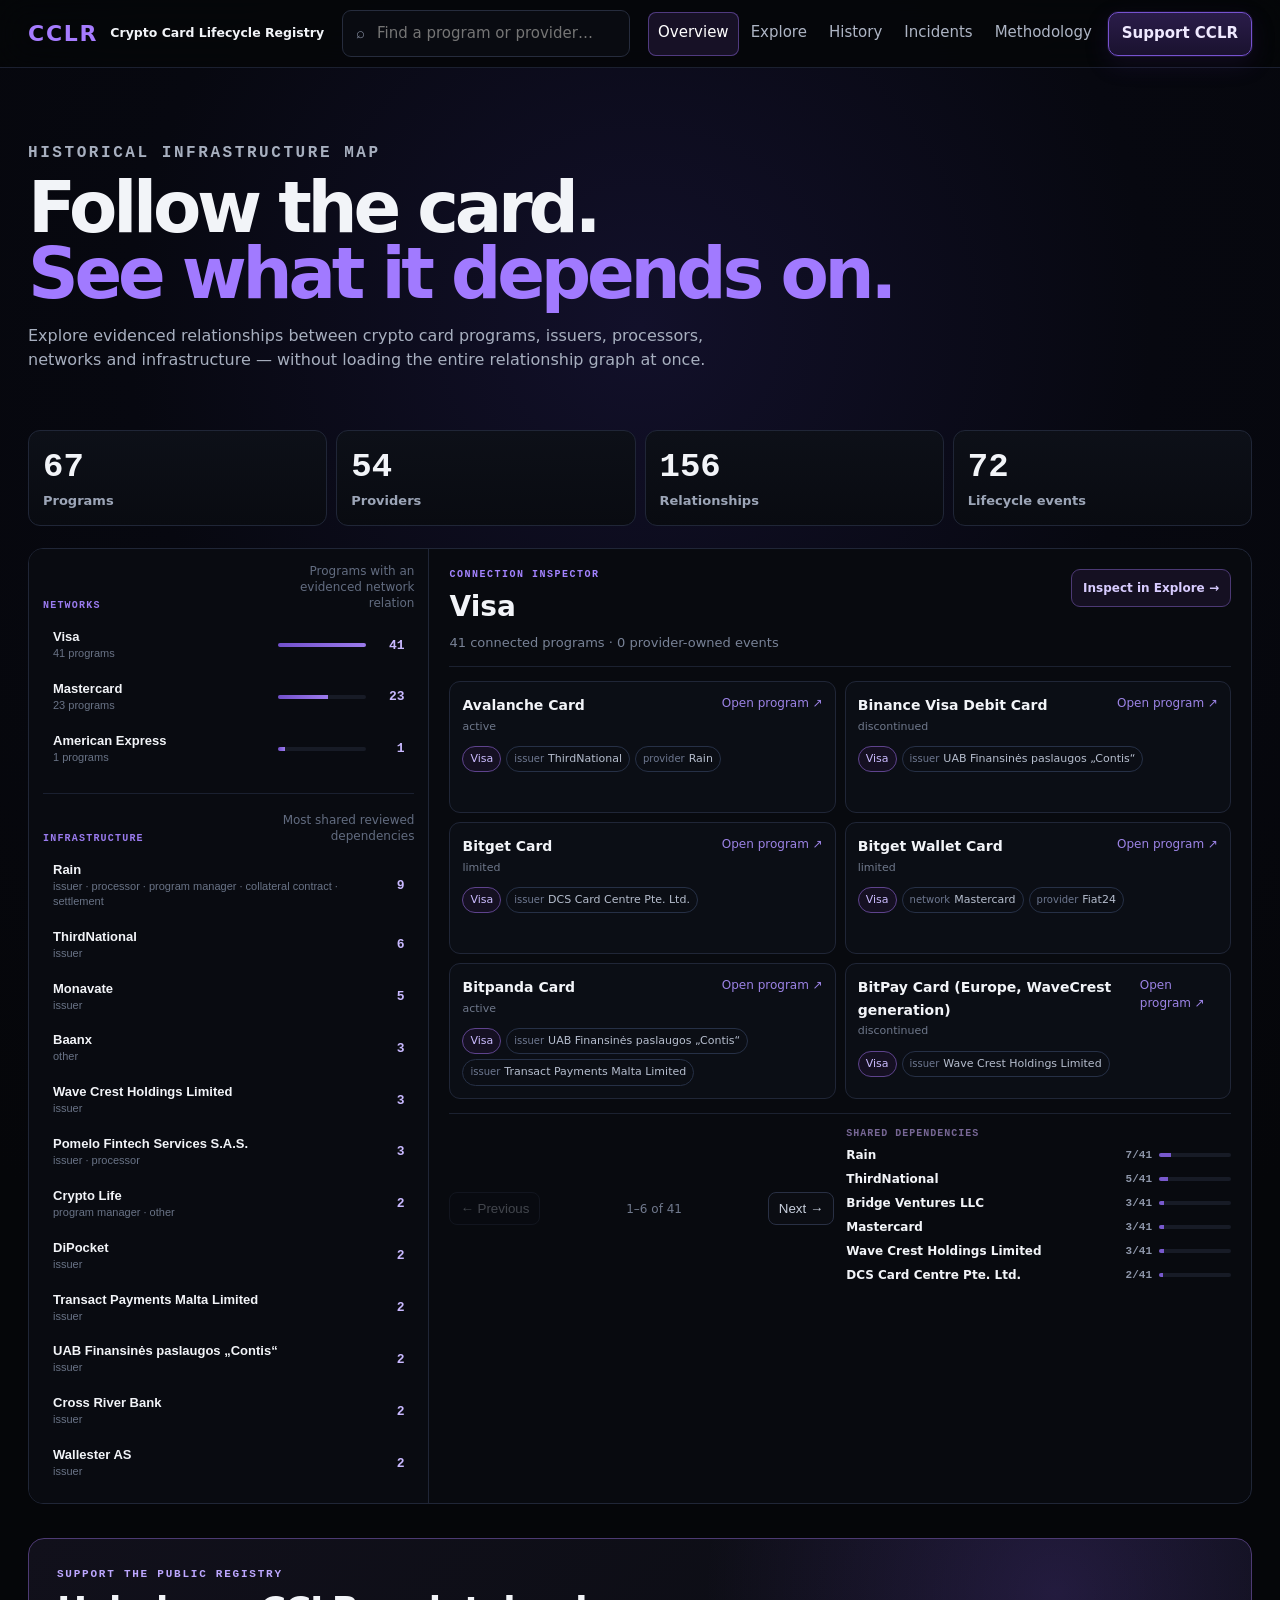
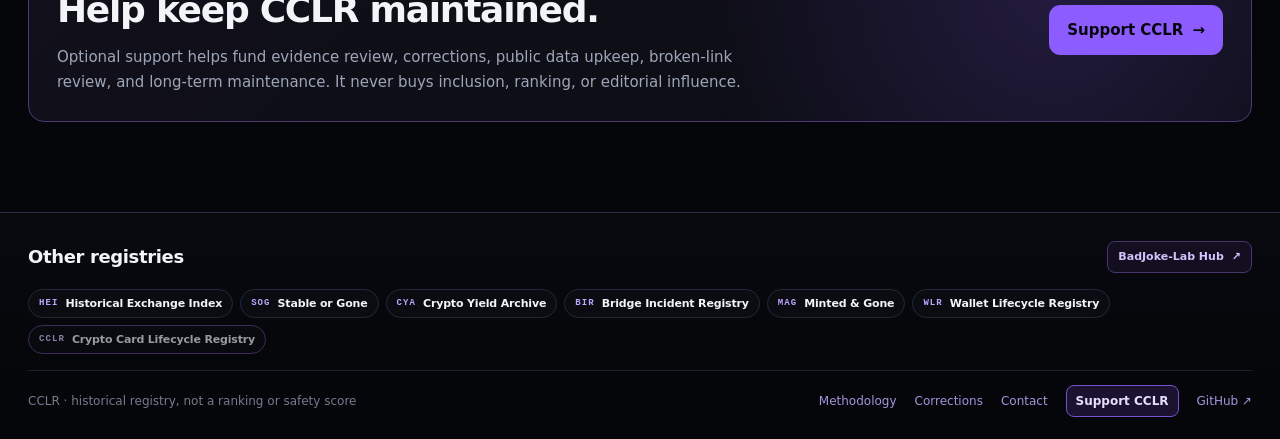
<file: index.html>
<!doctype html>
<html lang="en">
<head>
  <meta charset="utf-8">
  <meta name="viewport" content="width=device-width,initial-scale=1">
  <meta name="description" content="Historical registry of crypto card programs and their underlying payment infrastructure.">
  <meta name="robots" content="index,follow,max-image-preview:large">
  <meta name="ga4-measurement-id" content="G-GC3PS5DW5M">
  <link rel="canonical" href="https://cclr.badjoke-lab.com/">
  <meta property="og:type" content="website">
  <meta property="og:site_name" content="Crypto Card Lifecycle Registry">
  <meta property="og:title" content="Crypto Card Lifecycle Registry">
  <meta property="og:description" content="Historical registry of crypto card programs and their underlying payment infrastructure.">
  <meta property="og:url" content="https://cclr.badjoke-lab.com/">
  <meta name="twitter:card" content="summary">
  <meta name="twitter:title" content="Crypto Card Lifecycle Registry">
  <meta name="twitter:description" content="Historical registry of crypto card programs and their underlying payment infrastructure.">
  <title>Crypto Card Lifecycle Registry</title>
  <script type="application/ld+json">{"@context":"https://schema.org","@type":"WebSite","name":"Crypto Card Lifecycle Registry","alternateName":"CCLR","url":"https://cclr.badjoke-lab.com/","description":"Historical registry of crypto card programs and their underlying payment infrastructure.","publisher":{"@type":"Organization","name":"BadJoke-Lab","url":"https://badjoke-lab.com/"}}</script>
  <link rel="stylesheet" href="./styles.css">
  <link rel="stylesheet" href="./app-v2.css">
  <link rel="stylesheet" href="./accessibility.css">
  <link rel="stylesheet" href="./footer-compact.css">
  <link rel="stylesheet" href="./readability-fixes.css">
</head>
<body>
  <a class="skip-link" href="#main-content">Skip to registry</a>
  <header class="topbar">
    <a class="brand" href="./" data-route="overview" aria-label="Crypto Card Lifecycle Registry overview"><span>CCLR</span><small>Crypto Card Lifecycle Registry</small></a>
    <div class="search-wrap">
      <label class="search"><span aria-hidden="true">⌕</span><input id="search" type="search" placeholder="Find a program or provider…" autocomplete="off" aria-label="Find a card program or infrastructure provider"></label>
      <div id="search-results" class="search-results" hidden></div>
    </div>
    <nav aria-label="Primary">
      <a href="./" data-route="overview">Overview</a>
      <a href="#/explore" data-route="explore">Explore</a>
      <a href="#/history" data-route="history">History</a>
      <a href="#/incidents" data-route="incidents">Incidents</a>
      <a href="./methodology.html">Methodology</a>
      <a class="support-cta" href="./support.html" data-analytics-event="support_open" data-analytics-source="header">Support CCLR</a>
    </nav>
  </header>

  <main id="main-content">
    <section id="panel-overview" class="app-panel" aria-labelledby="overview-title">
      <div class="overview-hero">
        <p class="eyebrow">HISTORICAL INFRASTRUCTURE MAP</p>
        <h1 id="overview-title">Follow the card.<br><em>See what it depends on.</em></h1>
        <p>Explore evidenced relationships between crypto card programs, issuers, processors, networks and infrastructure — without loading the entire relationship graph at once.</p>
      </div>
      <div id="overview-metrics" class="overview-metrics" aria-label="Registry counts"></div>
      <section class="overview-master-detail" aria-label="Ecosystem connections">
        <div id="overview-sources" class="overview-master" aria-label="Networks and shared infrastructure"></div>
        <div id="overview-inspector" class="overview-inspector" aria-live="polite"></div>
      </section>
    </section>

    <section id="panel-explore" class="app-panel" aria-labelledby="explore-title" hidden>
      <div class="mode-header">
        <div><span class="panel-kicker">EXPLORE RELATIONSHIPS</span><h1 id="explore-title">Explore relationships</h1><p>Start from one program or provider. The graph renders only the current one-hop neighborhood, with one optional program expansion at a time.</p></div>
      </div>
      <div class="explore-layout">
        <section class="explore-stage" aria-label="Focused relationship graph">
          <div class="explore-stage-head"><strong>FOCUS GRAPH</strong><small>Click a node for details. Program nodes can also reveal their other dependencies. Click an edge to inspect evidence.</small></div>
          <div class="explore-start">
            <input id="explore-start-search" type="search" placeholder="Search a program, network or provider…" aria-label="Search an entity to explore">
            <div id="explore-start-results" class="explore-start-results"></div>
          </div>
          <div id="focus-graph" class="focus-graph" hidden>
            <svg id="focus-edges" role="group" aria-label="Focused evidence-backed relationships"></svg>
            <div id="focus-nodes"></div>
          </div>
          <div id="explore-pager" class="explore-pager"></div>
        </section>
        <aside id="explore-inspector" class="side-drawer" aria-live="polite"></aside>
      </div>
    </section>

    <section id="panel-history" class="app-panel" aria-labelledby="history-title" hidden>
      <div class="mode-header">
        <div><span class="panel-kicker">HISTORY</span><h1 id="history-title">Lifecycle history</h1><p>Canonical material changes in reverse chronological order. Selecting an event updates the detail panel only; it never changes modes automatically.</p></div>
      </div>
      <div id="history-filters" class="history-toolbar" aria-label="History filters">
        <button class="active" data-history-filter="all">All</button>
        <button data-history-filter="launch">Launch</button>
        <button data-history-filter="shutdown">Shutdown</button>
        <button data-history-filter="provider-change">Provider change</button>
        <button data-history-filter="incident">Incident</button>
        <button data-history-filter="remediation">Remediation</button>
      </div>
      <div class="history-layout">
        <div id="history-list" class="history-list" aria-label="Lifecycle events"></div>
        <aside id="history-drawer" class="side-drawer" aria-live="polite"></aside>
      </div>
    </section>

    <section id="panel-incidents" class="app-panel" aria-labelledby="incidents-title" hidden>
      <div class="mode-header">
        <div><span class="panel-kicker">INCIDENTS</span><h1 id="incidents-title">Incident and remediation atlas</h1><p>Only canonical incident and remediation event owners appear here. Provider-side incidents never imply that every connected card program was affected.</p></div>
      </div>
      <div class="incident-layout">
        <div id="incident-list" class="incident-list" aria-label="Incident and remediation events"></div>
        <aside id="incident-drawer" class="side-drawer" aria-live="polite"></aside>
      </div>
    </section>

    <section class="support-banner" aria-labelledby="support-banner-title">
      <div>
        <p class="eyebrow">SUPPORT THE PUBLIC REGISTRY</p>
        <h2 id="support-banner-title">Help keep CCLR maintained.</h2>
        <p>Optional support helps fund evidence review, corrections, public data upkeep, broken-link review, and long-term maintenance. It never buys inclusion, ranking, or editorial influence.</p>
      </div>
      <a class="support-banner-cta" href="./support.html" data-analytics-event="support_open" data-analytics-source="banner">Support CCLR <span aria-hidden="true">→</span></a>
    </section>
  </main>

  <footer class="ledger-footer">
    <div class="ledger-footer-shell">
      <div class="ledger-footer-intro">
        <div><p class="eyebrow">BADJOKE-LAB LEDGER NETWORK</p><h2>Other registries</h2></div>
        <a class="ledger-hub-link" href="https://badjoke-lab.com/">BadJoke-Lab Hub <span aria-hidden="true">↗</span></a>
      </div>
      <nav class="ledger-network-grid" aria-label="BadJoke-Lab ledger network">
        <a class="ledger-network-card" href="https://hei.badjoke-lab.com/"><span class="ledger-code">HEI</span><strong>Historical Exchange Index</strong></a>
        <a class="ledger-network-card" href="https://www.stableorgone.com/"><span class="ledger-code">SOG</span><strong>Stable or Gone</strong></a>
        <a class="ledger-network-card" href="https://cya.badjoke-lab.com/"><span class="ledger-code">CYA</span><strong>Crypto Yield Archive</strong></a>
        <a class="ledger-network-card" href="https://bir.badjoke-lab.com/"><span class="ledger-code">BIR</span><strong>Bridge Incident Registry</strong></a>
        <a class="ledger-network-card" href="https://mag.badjoke-lab.com/"><span class="ledger-code">MAG</span><strong>Minted &amp; Gone</strong></a>
        <a class="ledger-network-card" href="https://wlr.badjoke-lab.com/"><span class="ledger-code">WLR</span><strong>Wallet Lifecycle Registry</strong></a>
        <div class="ledger-network-card ledger-network-card-current" aria-current="page"><span class="ledger-code">CCLR</span><strong>Crypto Card Lifecycle Registry</strong></div>
      </nav>
      <div class="ledger-footer-bottom">
        <span>CCLR · historical registry, not a ranking or safety score</span>
        <nav aria-label="CCLR project links"><a href="./methodology.html">Methodology</a><a href="./corrections.html">Corrections</a><a href="./contact.html">Contact</a><a href="./support.html" data-analytics-event="support_open" data-analytics-source="footer">Support CCLR</a><a href="https://github.com/badjoke-lab/crypto-card-lifecycle-registry">GitHub ↗</a></nav>
      </div>
    </div>
  </footer>
  <script src="./analytics.js" defer></script>
  <script src="./public-ui.js" defer></script>
  <script type="module" src="./app.js"></script>
  <script type="module" src="./entity-detail.js"></script>
</body>
</html>
</file>
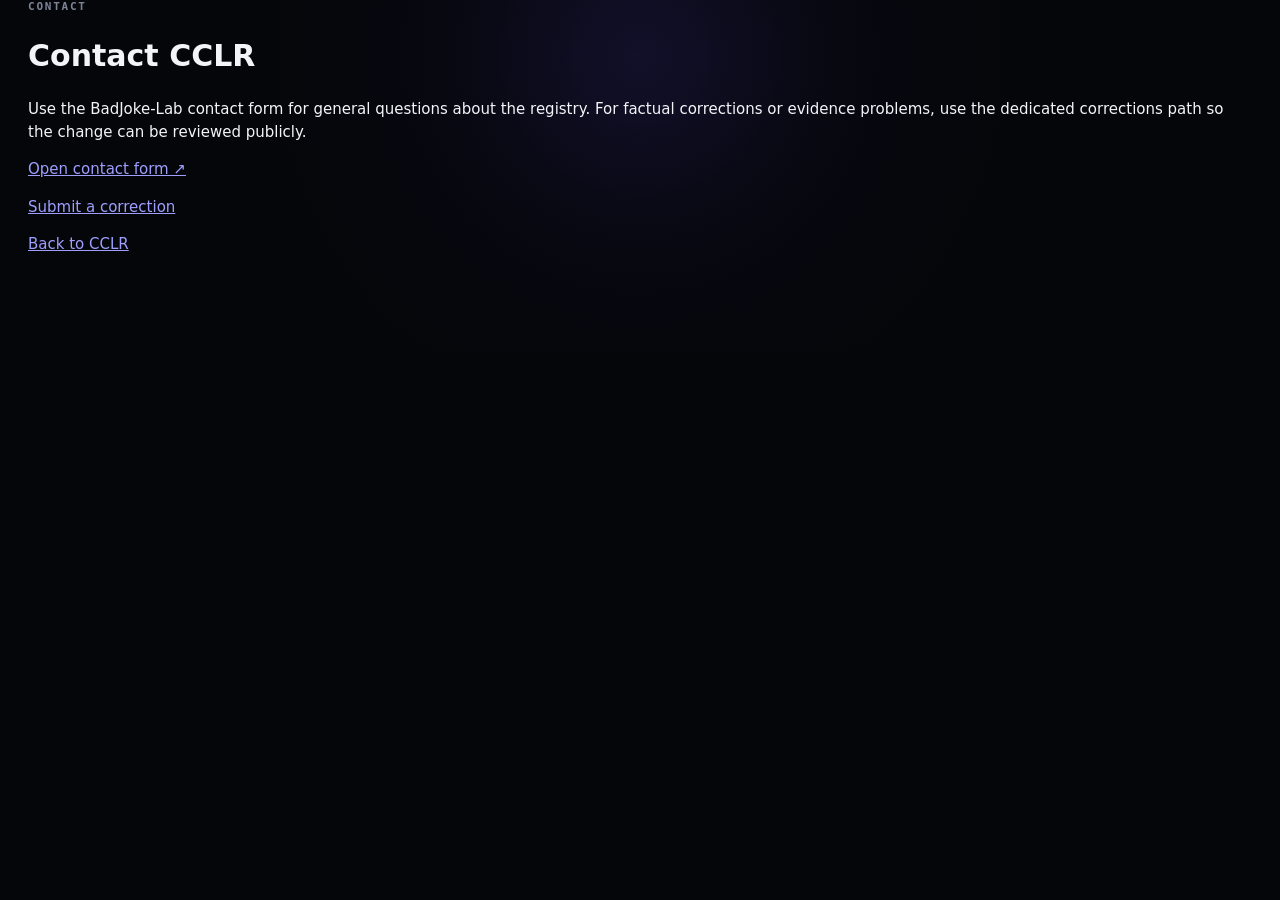
<file: contact.html>
<!doctype html>
<html lang="en">
<head>
  <meta charset="utf-8">
  <meta name="viewport" content="width=device-width,initial-scale=1">
  <meta name="description" content="Contact the maintainers of the Crypto Card Lifecycle Registry.">
  <meta name="ga4-measurement-id" content="G-GC3PS5DW5M">
  <title>Contact — Crypto Card Lifecycle Registry</title>
  <link rel="canonical" href="https://cclr.badjoke-lab.com/contact.html">
  <meta property="og:type" content="website">
  <meta property="og:title" content="Contact — Crypto Card Lifecycle Registry">
  <meta property="og:description" content="Contact the maintainers of the Crypto Card Lifecycle Registry.">
  <meta property="og:url" content="https://cclr.badjoke-lab.com/contact.html">
  <meta name="twitter:card" content="summary">
  <link rel="stylesheet" href="./styles.css">
  <link rel="stylesheet" href="./info.css">
</head>
<body>
  <main class="info-page">
    <p class="eyebrow">CONTACT</p>
    <h1>Contact CCLR</h1>
    <p>Use the BadJoke-Lab contact form for general questions about the registry. For factual corrections or evidence problems, use the dedicated corrections path so the change can be reviewed publicly.</p>
    <p><a href="https://docs.google.com/forms/d/e/1FAIpQLSf6NGsKIaGUzeGWUAyphOsv0XN3eSBebsASj_0g-qtZtNamWw/viewform">Open contact form ↗</a></p>
    <p><a href="./corrections.html">Submit a correction</a></p>
    <p><a href="./index.html">Back to CCLR</a></p>
  </main>
  <script src="./analytics.js" defer></script>
</body>
</html>
</file>
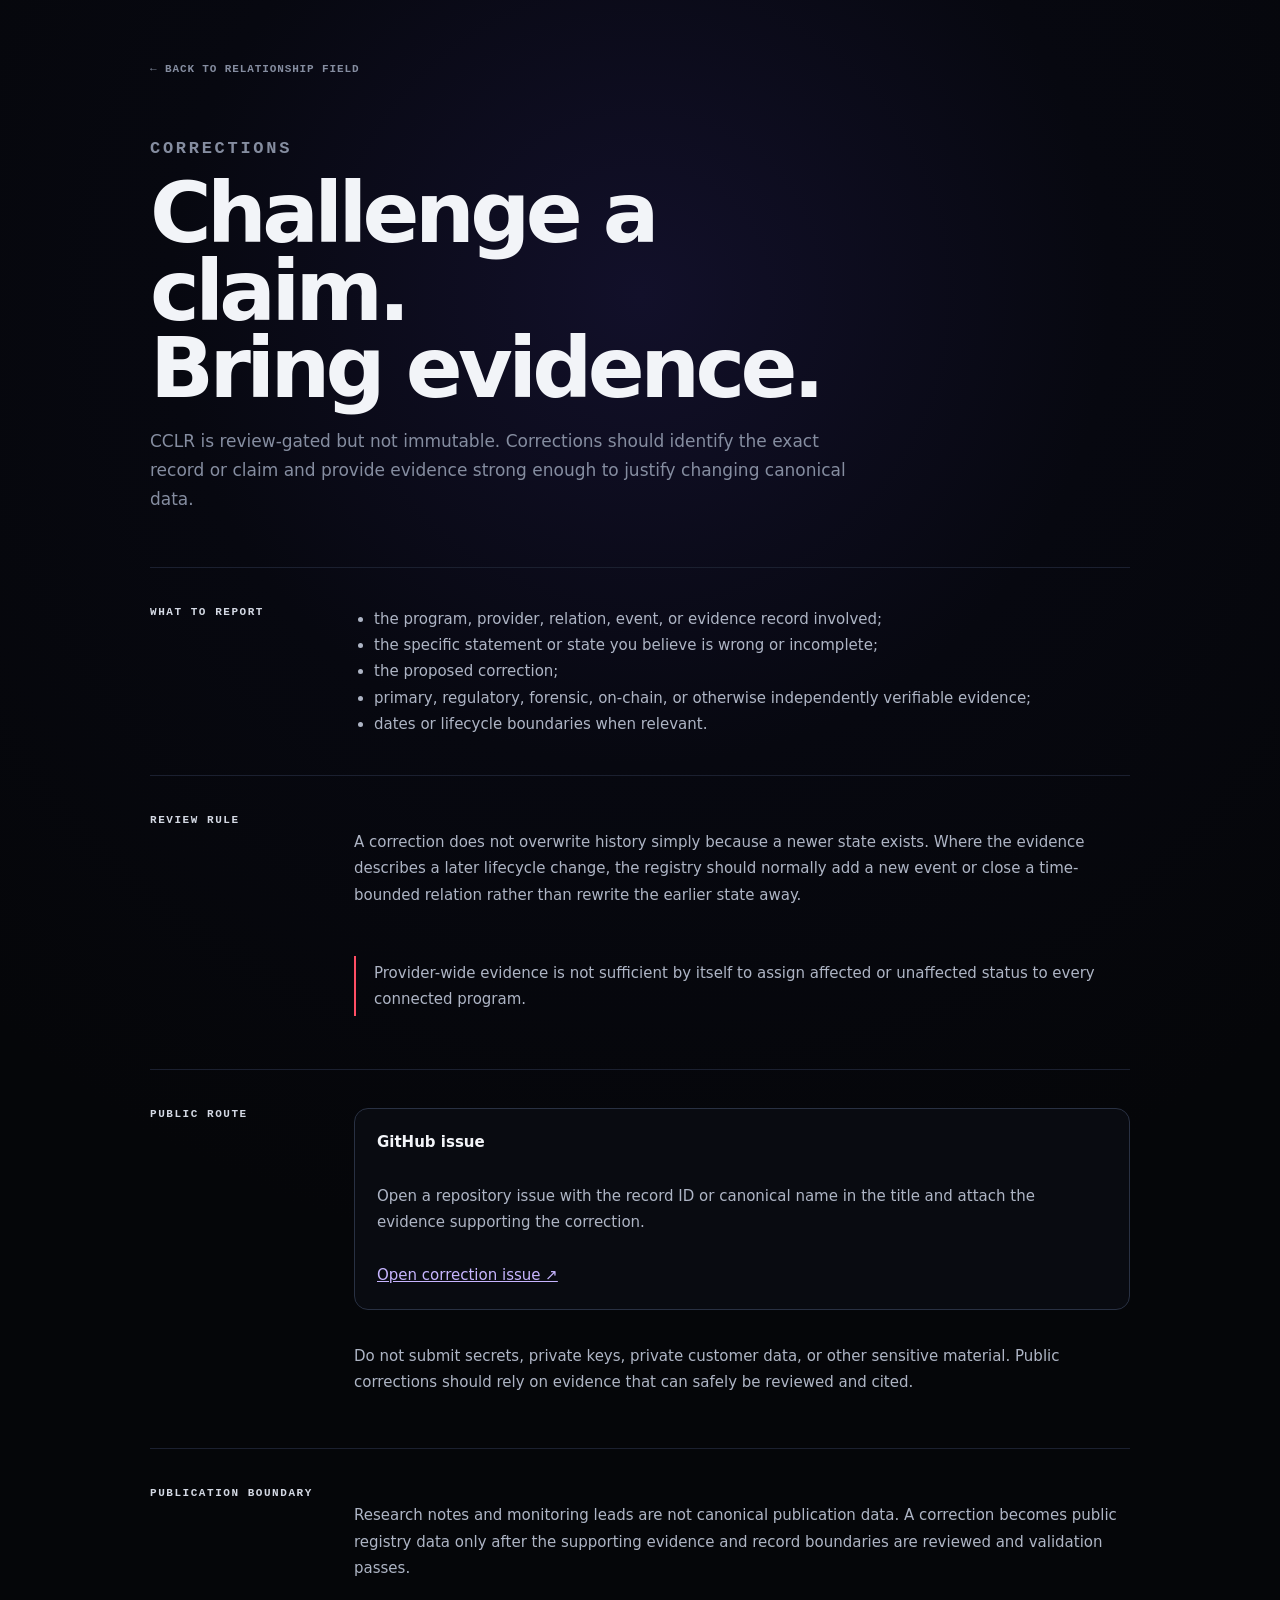
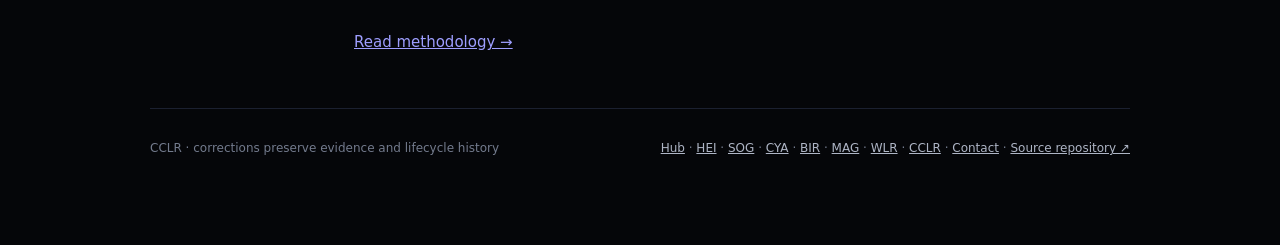
<file: corrections.html>
<!doctype html>
<html lang="en">
<head>
  <meta charset="utf-8">
  <meta name="viewport" content="width=device-width,initial-scale=1">
  <meta name="description" content="Correction process for the Crypto Card Lifecycle Registry.">
  <meta name="robots" content="index,follow">
  <meta name="ga4-measurement-id" content="G-GC3PS5DW5M">
  <link rel="canonical" href="https://cclr.badjoke-lab.com/corrections.html">
  <title>Corrections · Crypto Card Lifecycle Registry</title>
  <link rel="stylesheet" href="./styles.css">
  <link rel="stylesheet" href="./info.css">
</head>
<body class="info-page">
  <main class="info-shell">
    <a class="info-back" href="./index.html#/overview">← BACK TO RELATIONSHIP FIELD</a>
    <section class="info-hero">
      <p class="eyebrow">CORRECTIONS</p>
      <h1>Challenge a claim.<br>Bring evidence.</h1>
      <p>CCLR is review-gated but not immutable. Corrections should identify the exact record or claim and provide evidence strong enough to justify changing canonical data.</p>
    </section>

    <section class="info-grid">
      <h2>What to report</h2>
      <div class="info-copy"><ul><li>the program, provider, relation, event, or evidence record involved;</li><li>the specific statement or state you believe is wrong or incomplete;</li><li>the proposed correction;</li><li>primary, regulatory, forensic, on-chain, or otherwise independently verifiable evidence;</li><li>dates or lifecycle boundaries when relevant.</li></ul></div>
    </section>

    <section class="info-grid">
      <h2>Review rule</h2>
      <div class="info-copy"><p>A correction does not overwrite history simply because a newer state exists. Where the evidence describes a later lifecycle change, the registry should normally add a new event or close a time-bounded relation rather than rewrite the earlier state away.</p><p class="boundary-note">Provider-wide evidence is not sufficient by itself to assign affected or unaffected status to every connected program.</p></div>
    </section>

    <section class="info-grid">
      <h2>Public route</h2>
      <div class="info-copy"><div class="correction-route"><strong>GitHub issue</strong><p>Open a repository issue with the record ID or canonical name in the title and attach the evidence supporting the correction.</p><a href="https://github.com/badjoke-lab/crypto-card-lifecycle-registry/issues/new" target="_blank" rel="noopener noreferrer">Open correction issue ↗</a></div><p>Do not submit secrets, private keys, private customer data, or other sensitive material. Public corrections should rely on evidence that can safely be reviewed and cited.</p></div>
    </section>

    <section class="info-grid">
      <h2>Publication boundary</h2>
      <div class="info-copy"><p>Research notes and monitoring leads are not canonical publication data. A correction becomes public registry data only after the supporting evidence and record boundaries are reviewed and validation passes.</p><p><a href="./methodology.html">Read methodology →</a></p></div>
    </section>

    <footer class="info-footer"><span>CCLR · corrections preserve evidence and lifecycle history</span><span aria-label="BadJoke-Lab project network"><a href="https://badjoke-lab.com/">Hub</a> · <a href="https://hei.badjoke-lab.com/">HEI</a> · <a href="https://www.stableorgone.com/">SOG</a> · <a href="https://cya.badjoke-lab.com/">CYA</a> · <a href="https://bir.badjoke-lab.com/">BIR</a> · <a href="https://mag.badjoke-lab.com/">MAG</a> · <a href="https://wlr.badjoke-lab.com/">WLR</a> · <a href="https://cclr.badjoke-lab.com/" aria-current="page">CCLR</a> · <a href="./contact.html">Contact</a> · <a href="https://github.com/badjoke-lab/crypto-card-lifecycle-registry">Source repository ↗</a></span></footer>
  </main>
  <script src="./analytics.js" defer></script>
</body>
</html>
</file>
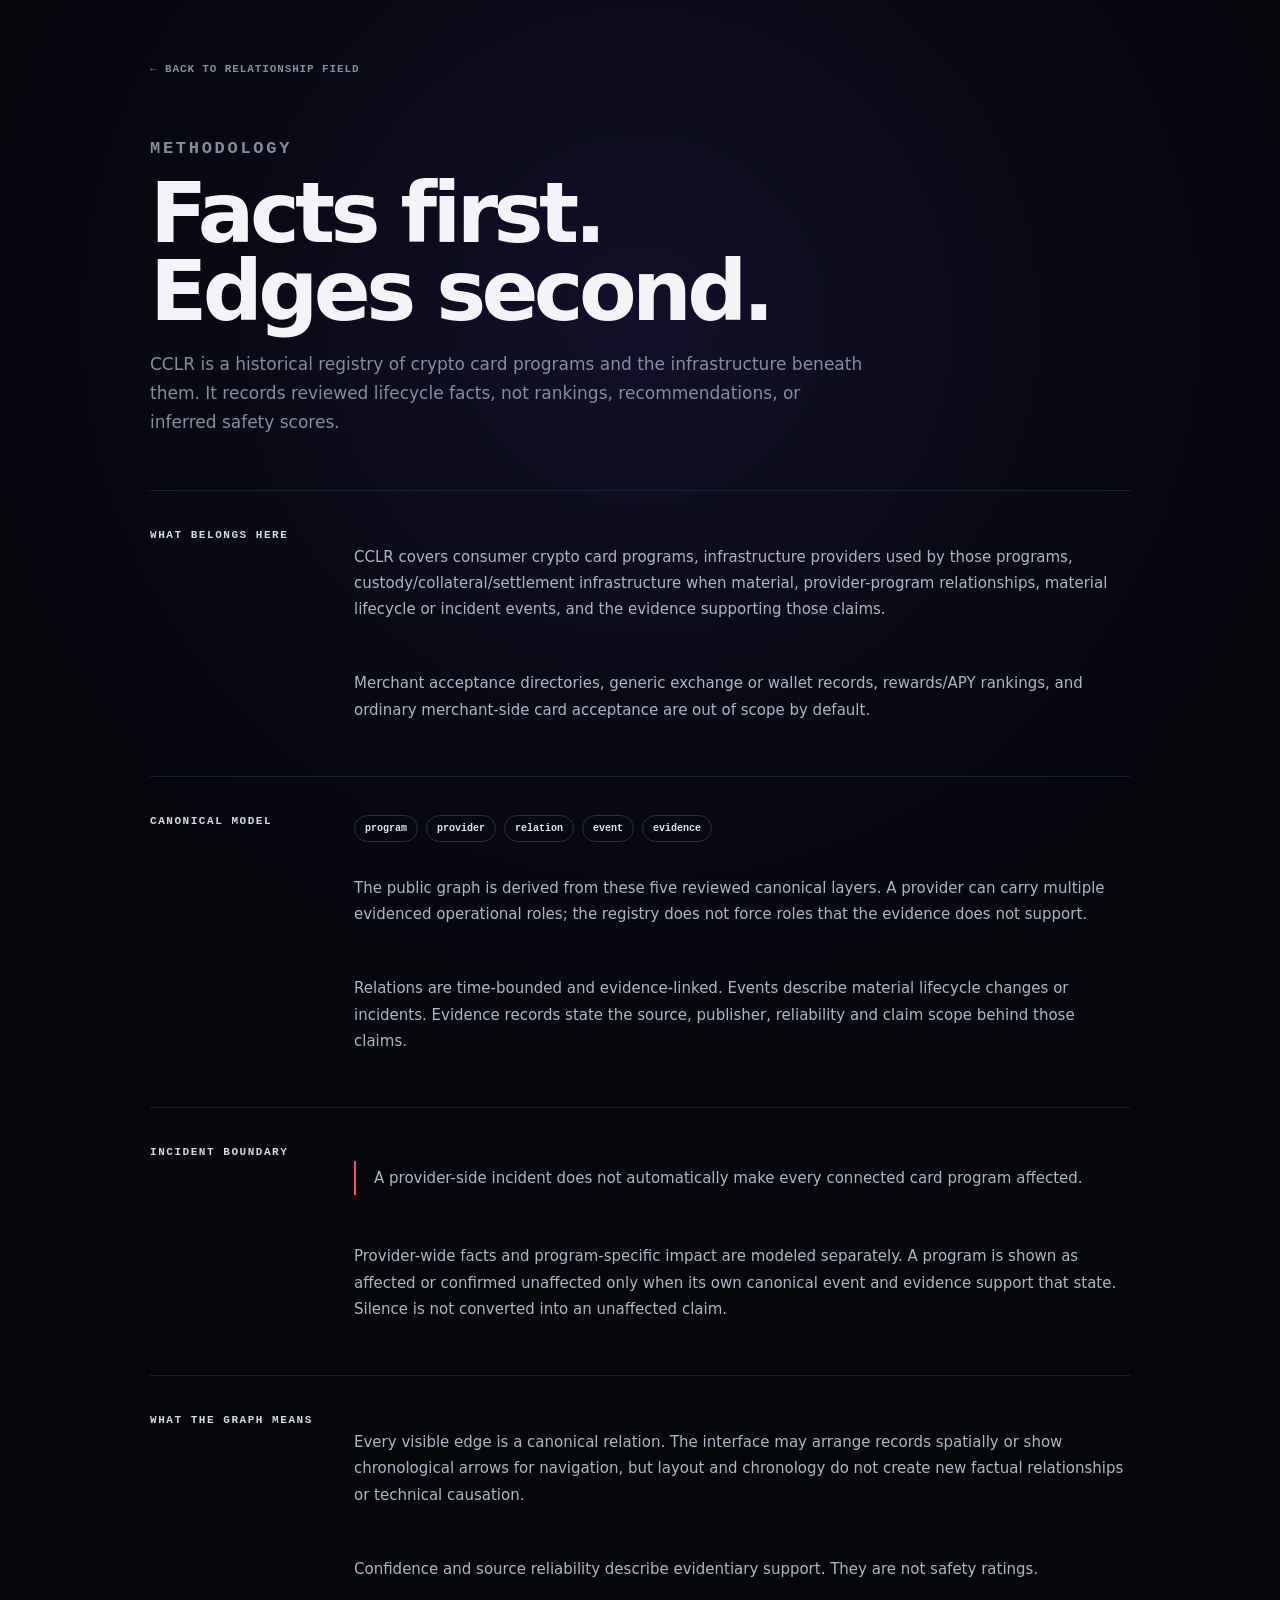
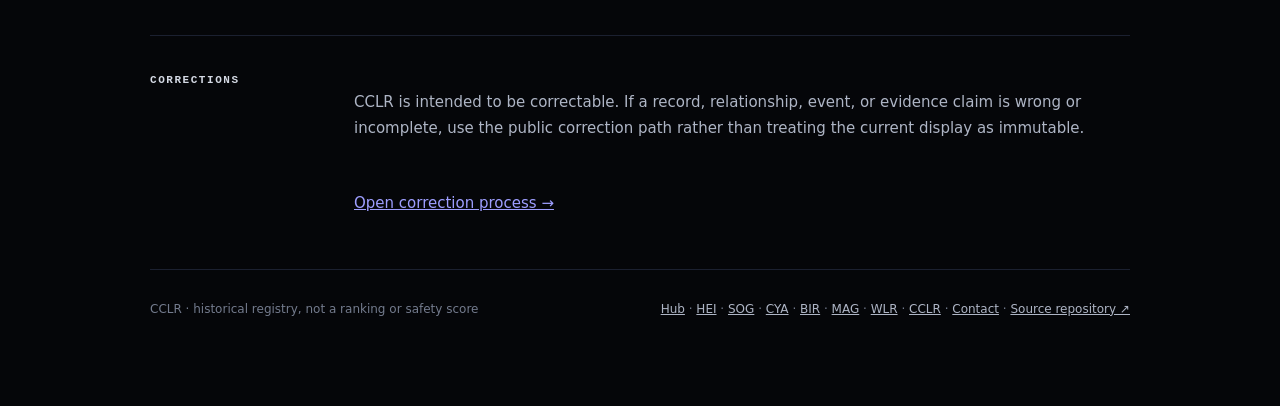
<file: methodology.html>
<!doctype html>
<html lang="en">
<head>
  <meta charset="utf-8">
  <meta name="viewport" content="width=device-width,initial-scale=1">
  <meta name="description" content="Methodology for the Crypto Card Lifecycle Registry.">
  <meta name="robots" content="index,follow">
  <meta name="ga4-measurement-id" content="G-GC3PS5DW5M">
  <link rel="canonical" href="https://cclr.badjoke-lab.com/methodology.html">
  <title>Methodology · Crypto Card Lifecycle Registry</title>
  <link rel="stylesheet" href="./styles.css">
  <link rel="stylesheet" href="./info.css">
</head>
<body class="info-page">
  <main class="info-shell">
    <a class="info-back" href="./index.html#/overview">← BACK TO RELATIONSHIP FIELD</a>
    <section class="info-hero">
      <p class="eyebrow">METHODOLOGY</p>
      <h1>Facts first.<br>Edges second.</h1>
      <p>CCLR is a historical registry of crypto card programs and the infrastructure beneath them. It records reviewed lifecycle facts, not rankings, recommendations, or inferred safety scores.</p>
    </section>

    <section class="info-grid">
      <h2>What belongs here</h2>
      <div class="info-copy">
        <p>CCLR covers consumer crypto card programs, infrastructure providers used by those programs, custody/collateral/settlement infrastructure when material, provider-program relationships, material lifecycle or incident events, and the evidence supporting those claims.</p>
        <p>Merchant acceptance directories, generic exchange or wallet records, rewards/APY rankings, and ordinary merchant-side card acceptance are out of scope by default.</p>
      </div>
    </section>

    <section class="info-grid">
      <h2>Canonical model</h2>
      <div class="info-copy">
        <div class="model-line"><span>program</span><span>provider</span><span>relation</span><span>event</span><span>evidence</span></div>
        <p>The public graph is derived from these five reviewed canonical layers. A provider can carry multiple evidenced operational roles; the registry does not force roles that the evidence does not support.</p>
        <p>Relations are time-bounded and evidence-linked. Events describe material lifecycle changes or incidents. Evidence records state the source, publisher, reliability and claim scope behind those claims.</p>
      </div>
    </section>

    <section class="info-grid">
      <h2>Incident boundary</h2>
      <div class="info-copy">
        <p class="boundary-note">A provider-side incident does not automatically make every connected card program affected.</p>
        <p>Provider-wide facts and program-specific impact are modeled separately. A program is shown as affected or confirmed unaffected only when its own canonical event and evidence support that state. Silence is not converted into an unaffected claim.</p>
      </div>
    </section>

    <section class="info-grid">
      <h2>What the graph means</h2>
      <div class="info-copy">
        <p>Every visible edge is a canonical relation. The interface may arrange records spatially or show chronological arrows for navigation, but layout and chronology do not create new factual relationships or technical causation.</p>
        <p>Confidence and source reliability describe evidentiary support. They are not safety ratings.</p>
      </div>
    </section>

    <section class="info-grid">
      <h2>Corrections</h2>
      <div class="info-copy"><p>CCLR is intended to be correctable. If a record, relationship, event, or evidence claim is wrong or incomplete, use the public correction path rather than treating the current display as immutable.</p><p><a href="./corrections.html">Open correction process →</a></p></div>
    </section>

    <footer class="info-footer"><span>CCLR · historical registry, not a ranking or safety score</span><span aria-label="BadJoke-Lab project network"><a href="https://badjoke-lab.com/">Hub</a> · <a href="https://hei.badjoke-lab.com/">HEI</a> · <a href="https://www.stableorgone.com/">SOG</a> · <a href="https://cya.badjoke-lab.com/">CYA</a> · <a href="https://bir.badjoke-lab.com/">BIR</a> · <a href="https://mag.badjoke-lab.com/">MAG</a> · <a href="https://wlr.badjoke-lab.com/">WLR</a> · <a href="https://cclr.badjoke-lab.com/" aria-current="page">CCLR</a> · <a href="./contact.html">Contact</a> · <a href="https://github.com/badjoke-lab/crypto-card-lifecycle-registry">Source repository ↗</a></span></footer>
  </main>
  <script src="./analytics.js" defer></script>
</body>
</html>
</file>
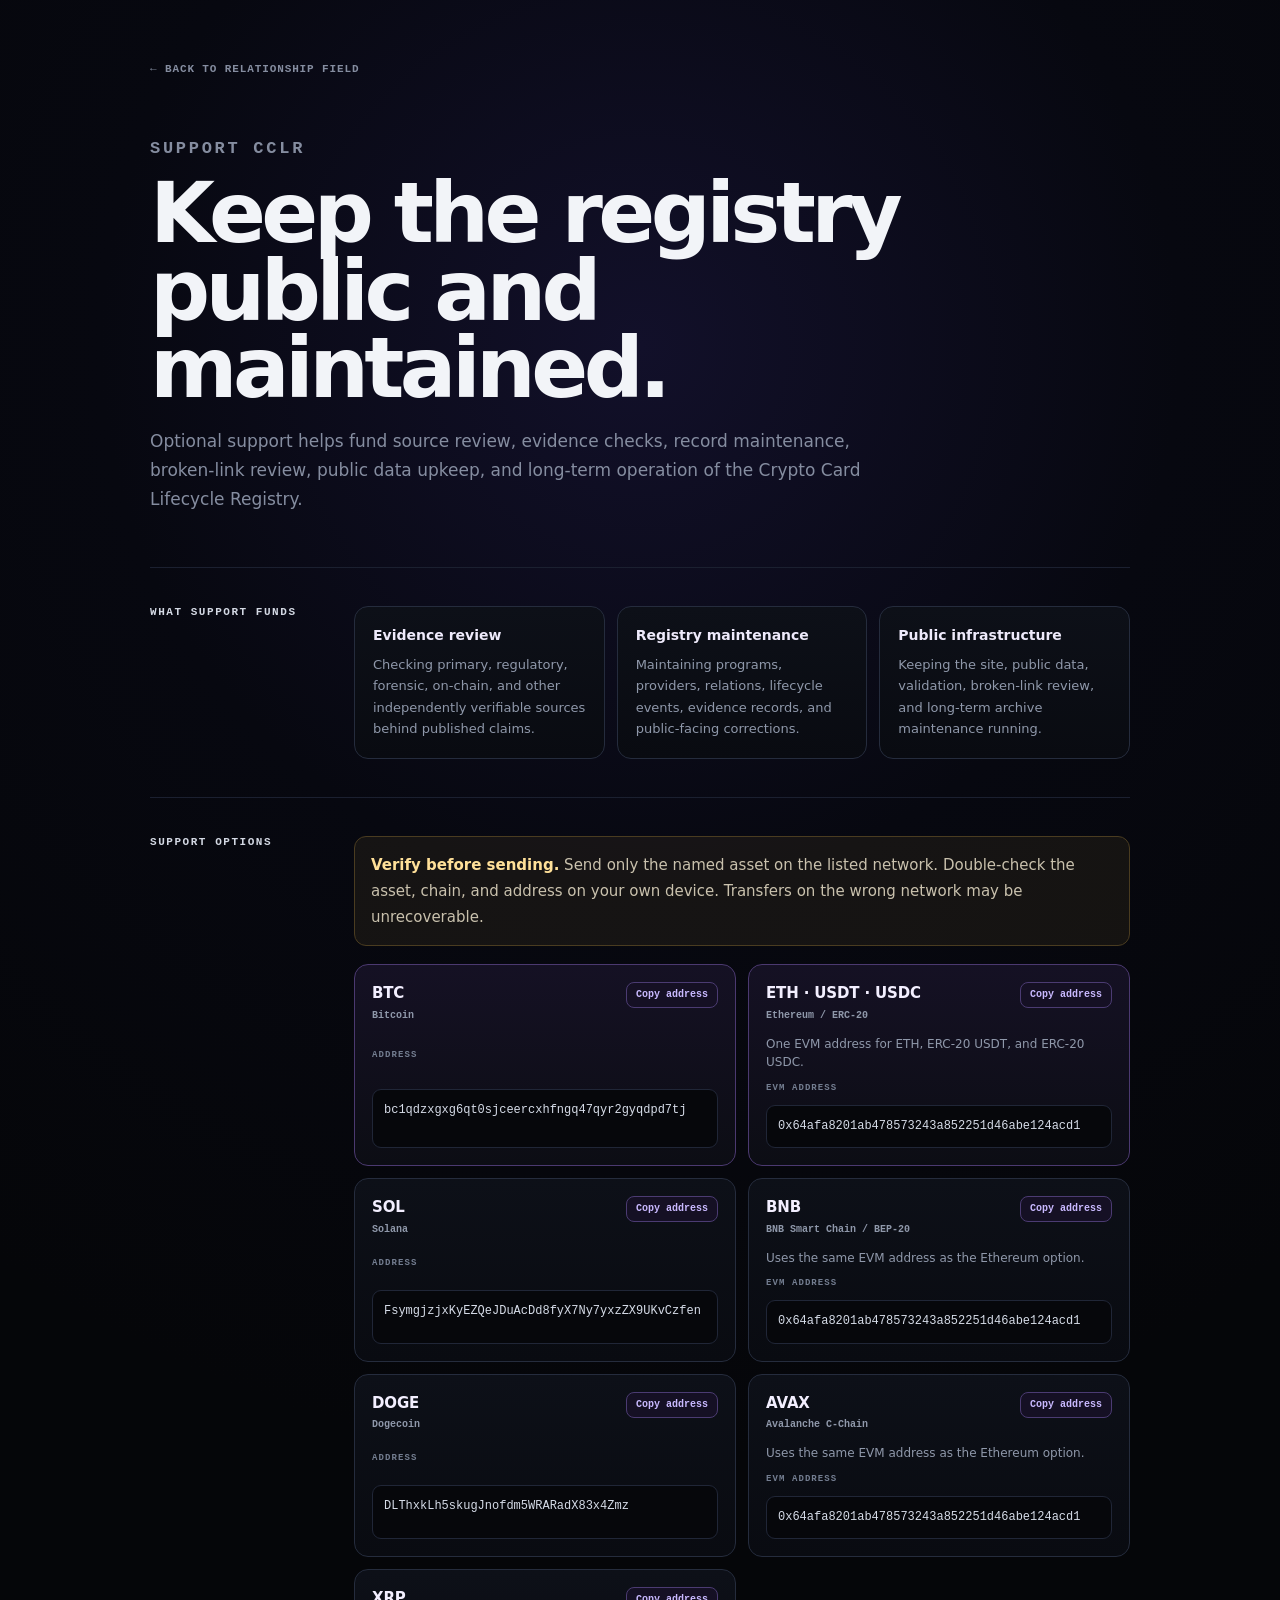
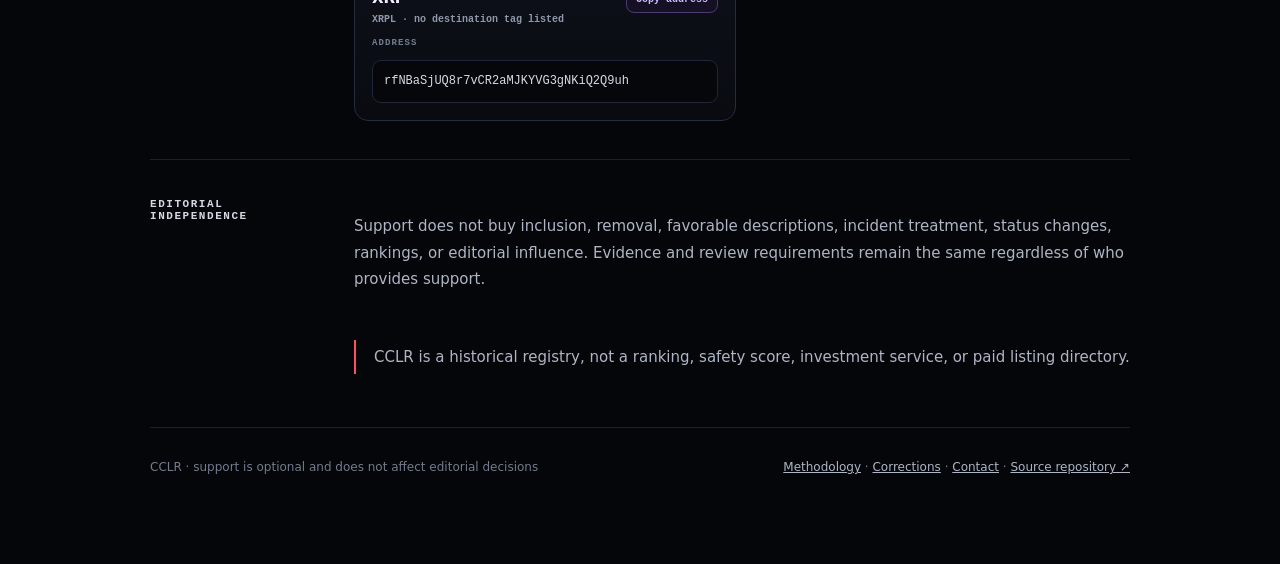
<file: support.html>
<!doctype html>
<html lang="en">
<head>
  <meta charset="utf-8">
  <meta name="viewport" content="width=device-width,initial-scale=1">
  <meta name="description" content="Support the Crypto Card Lifecycle Registry and its public evidence review, maintenance, and archive work.">
  <meta name="robots" content="index,follow">
  <meta name="ga4-measurement-id" content="G-GC3PS5DW5M">
  <link rel="canonical" href="https://cclr.badjoke-lab.com/support.html">
  <meta property="og:type" content="website">
  <meta property="og:title" content="Support · Crypto Card Lifecycle Registry">
  <meta property="og:description" content="Support the Crypto Card Lifecycle Registry and its public evidence review, maintenance, and archive work.">
  <meta property="og:url" content="https://cclr.badjoke-lab.com/support.html">
  <meta name="twitter:card" content="summary">
  <title>Support · Crypto Card Lifecycle Registry</title>
  <link rel="stylesheet" href="./styles.css">
  <link rel="stylesheet" href="./info.css">
</head>
<body class="info-page support-page">
  <main class="info-shell">
    <a class="info-back" href="./index.html#/overview">← BACK TO RELATIONSHIP FIELD</a>

    <section class="info-hero support-hero">
      <p class="eyebrow">SUPPORT CCLR</p>
      <h1>Keep the registry<br>public and maintained.</h1>
      <p>Optional support helps fund source review, evidence checks, record maintenance, broken-link review, public data upkeep, and long-term operation of the Crypto Card Lifecycle Registry.</p>
    </section>

    <section class="info-grid">
      <h2>What support funds</h2>
      <div class="support-purpose-grid">
        <article><strong>Evidence review</strong><p>Checking primary, regulatory, forensic, on-chain, and other independently verifiable sources behind published claims.</p></article>
        <article><strong>Registry maintenance</strong><p>Maintaining programs, providers, relations, lifecycle events, evidence records, and public-facing corrections.</p></article>
        <article><strong>Public infrastructure</strong><p>Keeping the site, public data, validation, broken-link review, and long-term archive maintenance running.</p></article>
      </div>
    </section>

    <section class="info-grid support-options-section">
      <h2>Support options</h2>
      <div class="info-copy">
        <p class="support-warning"><strong>Verify before sending.</strong> Send only the named asset on the listed network. Double-check the asset, chain, and address on your own device. Transfers on the wrong network may be unrecoverable.</p>

        <div class="wallet-grid">
          <article class="wallet-card wallet-primary">
            <div class="wallet-head"><div><span class="wallet-asset">BTC</span><span class="wallet-network">Bitcoin</span></div><button type="button" data-copy="bc1qdzxgxg6qt0sjceercxhfngq47qyr2gyqdpd7tj" data-asset="BTC">Copy address</button></div>
            <span class="wallet-label">Address</span><code>bc1qdzxgxg6qt0sjceercxhfngq47qyr2gyqdpd7tj</code>
          </article>

          <article class="wallet-card wallet-primary">
            <div class="wallet-head"><div><span class="wallet-asset">ETH · USDT · USDC</span><span class="wallet-network">Ethereum / ERC-20</span></div><button type="button" data-copy="0x64afa8201ab478573243a852251d46abe124acd1" data-asset="EVM">Copy address</button></div>
            <p class="wallet-note">One EVM address for ETH, ERC-20 USDT, and ERC-20 USDC.</p>
            <span class="wallet-label">EVM address</span><code>0x64afa8201ab478573243a852251d46abe124acd1</code>
          </article>

          <article class="wallet-card">
            <div class="wallet-head"><div><span class="wallet-asset">SOL</span><span class="wallet-network">Solana</span></div><button type="button" data-copy="FsymgjzjxKyEZQeJDuAcDd8fyX7Ny7yxzZX9UKvCzfen" data-asset="SOL">Copy address</button></div>
            <span class="wallet-label">Address</span><code>FsymgjzjxKyEZQeJDuAcDd8fyX7Ny7yxzZX9UKvCzfen</code>
          </article>

          <article class="wallet-card">
            <div class="wallet-head"><div><span class="wallet-asset">BNB</span><span class="wallet-network">BNB Smart Chain / BEP-20</span></div><button type="button" data-copy="0x64afa8201ab478573243a852251d46abe124acd1" data-asset="BNB">Copy address</button></div>
            <p class="wallet-note">Uses the same EVM address as the Ethereum option.</p>
            <span class="wallet-label">EVM address</span><code>0x64afa8201ab478573243a852251d46abe124acd1</code>
          </article>

          <article class="wallet-card">
            <div class="wallet-head"><div><span class="wallet-asset">DOGE</span><span class="wallet-network">Dogecoin</span></div><button type="button" data-copy="DLThxkLh5skugJnofdm5WRARadX83x4Zmz" data-asset="DOGE">Copy address</button></div>
            <span class="wallet-label">Address</span><code>DLThxkLh5skugJnofdm5WRARadX83x4Zmz</code>
          </article>

          <article class="wallet-card">
            <div class="wallet-head"><div><span class="wallet-asset">AVAX</span><span class="wallet-network">Avalanche C-Chain</span></div><button type="button" data-copy="0x64afa8201ab478573243a852251d46abe124acd1" data-asset="AVAX">Copy address</button></div>
            <p class="wallet-note">Uses the same EVM address as the Ethereum option.</p>
            <span class="wallet-label">EVM address</span><code>0x64afa8201ab478573243a852251d46abe124acd1</code>
          </article>

          <article class="wallet-card">
            <div class="wallet-head"><div><span class="wallet-asset">XRP</span><span class="wallet-network">XRPL · no destination tag listed</span></div><button type="button" data-copy="rfNBaSjUQ8r7vCR2aMJKYVG3gNKiQ2Q9uh" data-asset="XRP">Copy address</button></div>
            <span class="wallet-label">Address</span><code>rfNBaSjUQ8r7vCR2aMJKYVG3gNKiQ2Q9uh</code>
          </article>
        </div>
      </div>
    </section>

    <section class="info-grid">
      <h2>Editorial independence</h2>
      <div class="info-copy">
        <p>Support does not buy inclusion, removal, favorable descriptions, incident treatment, status changes, rankings, or editorial influence. Evidence and review requirements remain the same regardless of who provides support.</p>
        <p class="boundary-note">CCLR is a historical registry, not a ranking, safety score, investment service, or paid listing directory.</p>
      </div>
    </section>

    <footer class="info-footer"><span>CCLR · support is optional and does not affect editorial decisions</span><span><a href="./methodology.html">Methodology</a> · <a href="./corrections.html">Corrections</a> · <a href="./contact.html">Contact</a> · <a href="https://github.com/badjoke-lab/crypto-card-lifecycle-registry">Source repository ↗</a></span></footer>
  </main>

  <script src="./analytics.js"></script>
  <script>
    document.querySelectorAll('[data-copy]').forEach((button) => {
      button.addEventListener('click', async () => {
        const value = button.getAttribute('data-copy');
        if (!value) return;
        try {
          await navigator.clipboard.writeText(value);
          window.cclrTrack?.('donation_address_copy', { asset: button.dataset.asset || 'unknown' });
          const original = button.textContent;
          button.textContent = 'Copied';
          window.setTimeout(() => { button.textContent = original; }, 1800);
        } catch {
          button.textContent = 'Copy failed';
          window.setTimeout(() => { button.textContent = 'Copy address'; }, 1800);
        }
      });
    });
  </script>
</body>
</html>
</file>
<file: styles.css>
:root{color-scheme:dark;--bg:#050609;--panel:#0a0c12;--line:#1b2030;--text:#f2f4f8;--muted:#858da0;--violet:#8d5cff;--cyan:#35d8ff;--red:#ff4e64;--amber:#ffc857;--green:#4ce69a}*{box-sizing:border-box}html{background:var(--bg);scroll-behavior:smooth}body{margin:0;background:radial-gradient(circle at 50% 16%,#12102a 0,#070810 28%,var(--bg) 58%);color:var(--text);font:15px/1.5 Inter,ui-sans-serif,system-ui,-apple-system,BlinkMacSystemFont,"Segoe UI",sans-serif}.topbar{height:68px;border-bottom:1px solid var(--line);display:flex;align-items:center;gap:28px;padding:0 28px;position:sticky;top:0;background:rgba(5,6,9,.86);backdrop-filter:blur(18px);z-index:30}.brand{display:flex;align-items:center;gap:12px;color:inherit;text-decoration:none}.brand span{font-weight:900;font-size:22px;letter-spacing:.08em;color:#a67cff}.brand small{font-weight:650;white-space:nowrap}.search{max-width:620px;flex:1;margin:auto;display:flex;gap:10px;align-items:center;border:1px solid #262c3d;background:#090b11;border-radius:9px;padding:10px 13px;color:var(--muted)}.search input{border:0;outline:0;background:transparent;color:var(--text);width:100%;font:inherit}.topbar nav{display:flex;gap:6px;align-items:center}.topbar nav a,.topbar nav button{border:0;background:transparent;color:#aeb5c5;text-decoration:none;padding:9px 10px;font:inherit;cursor:pointer}.topbar nav a:hover,.topbar nav button:hover{color:white}main{max-width:1480px;margin:auto;padding:0 28px 80px}.intro{padding:62px 0 36px;max-width:720px}.eyebrow{color:#7c8498;font:700 11px/1.2 ui-monospace,SFMono-Regular,Menlo,monospace;letter-spacing:.16em;margin:0 0 12px}.intro h1{font-size:clamp(38px,5vw,72px);line-height:.96;letter-spacing:-.055em;margin:0 0 22px}.intro h1 em{font-style:normal;color:#a17aff}.intro>p:last-child{max-width:640px;color:#aeb5c5;font-size:17px}.explorer{border:1px solid var(--line);background:linear-gradient(180deg,rgba(13,15,23,.95),rgba(6,8,13,.96));border-radius:16px;overflow:hidden;box-shadow:0 30px 90px rgba(0,0,0,.28)}.explorer-head{height:54px;border-bottom:1px solid var(--line);display:flex;align-items:center;justify-content:space-between;padding:0 18px;color:#aab2c3}.live-dot{display:inline-block;width:7px;height:7px;border-radius:50%;background:var(--green);box-shadow:0 0 12px var(--green);margin-right:9px}.legend{display:flex;gap:8px;font-size:11px}.legend span{padding:4px 8px;border:1px solid var(--line);border-radius:99px}.program-key{color:#b697ff}.provider-key{color:#6be2ff}.network-key{color:#ffd477}.graph{height:570px;position:relative;overflow:hidden;background-image:linear-gradient(rgba(255,255,255,.025) 1px,transparent 1px),linear-gradient(90deg,rgba(255,255,255,.025) 1px,transparent 1px),radial-gradient(circle at center,rgba(123,82,255,.09),transparent 48%);background-size:42px 42px,42px 42px,100% 100%}.graph:after{content:"";position:absolute;inset:8% 20%;border:1px solid rgba(141,92,255,.1);border-radius:50%;pointer-events:none}#edges{position:absolute;inset:0;width:100%;height:100%;z-index:1;overflow:visible}.edge{stroke:#3a4260;stroke-width:1.3;fill:none;cursor:pointer;transition:.18s ease}.edge:hover,.edge:focus,.edge.active{stroke:var(--violet);stroke-width:3;filter:drop-shadow(0 0 7px rgba(141,92,255,.85));outline:none}.edge-label{fill:#7f879b;font:10px ui-monospace,SFMono-Regular,Menlo,monospace}.edge-label.active{fill:#c4afff;font-weight:700}.node{position:absolute;transform:translate(-50%,-50%);z-index:3;min-width:126px;max-width:190px;border:1px solid #343a50;border-radius:10px;background:rgba(10,12,19,.93);padding:10px 12px;color:white;text-align:left;cursor:pointer;transition:.18s ease;box-shadow:0 8px 30px rgba(0,0,0,.35)}.node:hover,.node.active,.node.path-node{transform:translate(-50%,-50%) scale(1.05);border-color:var(--violet);box-shadow:0 0 0 1px rgba(141,92,255,.18),0 0 35px rgba(141,92,255,.24)}.node .type{display:block;color:#737c91;text-transform:uppercase;font:9px ui-monospace,SFMono-Regular,Menlo,monospace;letter-spacing:.1em}.node strong{display:block;font-size:13px;line-height:1.25;margin-top:3px}.node.program{border-color:#6944a6}.node.provider{border-color:#1f6475}.node.network{border-color:#806722}.node.center{min-width:180px;padding:18px;text-align:center;border-radius:18px;background:#100d1d;border-color:#895bff;box-shadow:0 0 55px rgba(119,70,255,.22)}.node .status{display:inline-block;margin-top:6px;font-size:9px;color:#adb5c7}.impact-badge{display:block;width:max-content;max-width:100%;margin-top:7px;border-radius:999px;padding:3px 7px;font:700 8px/1.2 ui-monospace,SFMono-Regular,Menlo,monospace;text-transform:uppercase;letter-spacing:.05em}.impact-affected{box-shadow:0 0 0 1px rgba(255,78,100,.18),0 0 28px rgba(255,78,100,.12)}.impact-affected .impact-badge{color:#ff9ba8;background:rgba(255,78,100,.1);border:1px solid rgba(255,78,100,.35)}.impact-unaffected{box-shadow:0 0 0 1px rgba(53,216,255,.14),0 0 26px rgba(53,216,255,.1)}.impact-unaffected .impact-badge{color:#87e9ff;background:rgba(53,216,255,.08);border:1px solid rgba(53,216,255,.28)}.impact-vulnerable{box-shadow:0 0 0 1px rgba(255,200,87,.16),0 0 30px rgba(255,200,87,.08)}.impact-vulnerable .impact-badge{color:#ffe099;background:rgba(255,200,87,.08);border:1px solid rgba(255,200,87,.3)}.incident-window{display:flex;align-items:center;gap:12px;padding:10px 18px;border-top:1px solid rgba(255,78,100,.2);border-bottom:1px solid rgba(255,78,100,.15);background:linear-gradient(90deg,rgba(255,78,100,.08),rgba(255,200,87,.035));font-size:11px}.incident-window span{color:#ff8392;font:800 9px ui-monospace,SFMono-Regular,Menlo,monospace;letter-spacing:.13em}.incident-window strong{font:700 11px ui-monospace,SFMono-Regular,Menlo,monospace}.incident-window small{color:#8d95a8}.focus-strip{min-height:48px;border-top:1px solid var(--line);padding:12px 18px;color:#929bad;font-size:12px}.focus-strip strong{color:white}.path-arrow{color:#b99cff;font-family:ui-monospace,SFMono-Regular,Menlo,monospace}.focus-impact,.entity-impact{display:inline-block;border-radius:999px;padding:2px 7px;font:700 9px ui-monospace,SFMono-Regular,Menlo,monospace;text-transform:uppercase}.focus-impact.affected,.entity-impact.affected{color:#ff9ba8;background:rgba(255,78,100,.1)}.focus-impact.unaffected,.entity-impact.unaffected{color:#87e9ff;background:rgba(53,216,255,.08)}.focus-impact.vulnerable,.entity-impact.vulnerable{color:#ffe099;background:rgba(255,200,87,.08)}.entity-impact{margin:.2rem 0 1rem}.section-title{display:flex;align-items:end;justify-content:space-between;gap:20px;margin:56px 0 18px}.section-title h2{font-size:26px;letter-spacing:-.03em;margin:0}.filters{display:flex;gap:7px;flex-wrap:wrap}.filters button{border:1px solid var(--line);background:#090b11;color:#8e97aa;padding:7px 10px;border-radius:7px;cursor:pointer}.filters button.active{color:white;border-color:#7450c5;background:#171126}.trace{position:relative;display:flex;gap:0;overflow-x:auto;padding:42px 20px 36px;border:1px solid var(--line);border-radius:14px;background:#080a0f}.trace:before{content:"";position:absolute;left:35px;right:35px;top:72px;height:1px;background:linear-gradient(90deg,#274a43,#743d4d,#4a3e78,#725e31)}.event{position:relative;min-width:210px;padding:58px 18px 0 0;cursor:pointer}.event:focus{outline:1px solid var(--violet);outline-offset:5px;border-radius:6px}.event:before{content:"";position:absolute;top:23px;left:4px;width:11px;height:11px;border-radius:50%;background:var(--violet);border:3px solid #171126;box-shadow:0 0 0 1px var(--violet)}.event.incident:before{background:var(--red);box-shadow:0 0 0 1px var(--red)}.event.remediation:before{background:var(--green);box-shadow:0 0 0 1px var(--green)}.event time{font:10px ui-monospace,SFMono-Regular,Menlo,monospace;color:#8b93a5}.event strong{display:block;margin-top:4px;font-size:13px}.event small{display:block;color:#778095;margin-top:5px}.evidence{min-height:150px;border:1px solid var(--line);border-radius:14px;background:#080a0f;padding:18px;display:grid;grid-template-columns:repeat(auto-fit,minmax(240px,1fr));gap:10px}.evidence>p{color:#7f8799}.evidence-card{border:1px solid #22283a;border-radius:9px;padding:14px;background:#0c0e15}.evidence-card .meta{color:#7f8799;font-size:11px}.evidence-card a{color:#b999ff;text-decoration:none}.hint{color:#737c90;margin:0}dialog{width:min(620px,calc(100% - 28px));border:1px solid #343b50;border-radius:14px;background:#0b0d14;color:white;padding:24px;box-shadow:0 40px 100px #000}dialog::backdrop{background:rgba(0,0,0,.7);backdrop-filter:blur(4px)}dialog .close{float:right;border:0;background:transparent;color:#8f97aa;font-size:25px;cursor:pointer}.detail-grid{display:grid;grid-template-columns:1fr 1fr;gap:10px}.detail-grid div{border-top:1px solid #22283a;padding:10px 0}.detail-grid small{display:block;color:#778095}.empty{position:absolute;inset:0;display:grid;place-items:center;color:#7c8498}.ledger-footer{border-top:1px solid #272d40;background:linear-gradient(180deg,#080a10 0,#050609 72%);padding:54px 28px 28px}.ledger-footer-shell{max-width:1480px;margin:0 auto}.ledger-footer-intro{display:flex;align-items:flex-end;justify-content:space-between;gap:32px;margin-bottom:26px}.ledger-footer-intro h2{font-size:clamp(26px,3vw,40px);letter-spacing:-.04em;margin:0 0 10px}.ledger-footer-intro p:last-child{max-width:680px;color:#939caf;margin:0;font-size:15px}.ledger-hub-link{flex:0 0 auto;display:inline-flex;align-items:center;gap:8px;border:1px solid #47366c;background:#130f20;color:#d3c4ff;text-decoration:none;border-radius:10px;padding:11px 14px;font-weight:750}.ledger-hub-link:hover,.ledger-hub-link:focus-visible{border-color:#8d5cff;background:#1a1230;color:#fff;outline:none}.ledger-network-grid{display:grid;grid-template-columns:repeat(4,minmax(0,1fr));gap:12px}.ledger-network-card{position:relative;min-height:176px;border:1px solid #23293a;background:linear-gradient(180deg,#0c0f17,#090b11);border-radius:14px;padding:18px;color:inherit;text-decoration:none;display:flex;flex-direction:column;transition:transform .16s ease,border-color .16s ease,background .16s ease,box-shadow .16s ease}.ledger-network-card:hover,.ledger-network-card:focus-visible{transform:translateY(-3px);border-color:#7652cf;background:linear-gradient(180deg,#121020,#0b0d14);box-shadow:0 16px 40px rgba(0,0,0,.25),0 0 0 1px rgba(141,92,255,.08);outline:none}.ledger-code{display:inline-flex;width:max-content;border:1px solid #3c3157;border-radius:999px;padding:4px 8px;color:#bda7ff;font:800 10px/1 ui-monospace,SFMono-Regular,Menlo,monospace;letter-spacing:.12em;margin-bottom:14px}.ledger-network-card strong{display:block;font-size:16px;line-height:1.25;letter-spacing:-.015em;margin-bottom:7px}.ledger-network-card small{display:block;color:#80899b;line-height:1.45}.ledger-open,.ledger-current{margin-top:auto;padding-top:18px;font-size:12px;font-weight:750}.ledger-open{color:#b99cff}.ledger-network-card-current{border-color:#5f438f;background:linear-gradient(180deg,#151025,#0d0b14);box-shadow:inset 0 0 0 1px rgba(141,92,255,.08)}.ledger-network-card-current .ledger-code{border-color:#7c5ac2;color:#d8ccff}.ledger-current{color:#8d96aa}.ledger-footer-bottom{margin-top:28px;padding-top:20px;border-top:1px solid #1b2030;display:flex;align-items:center;justify-content:space-between;gap:18px;color:#737c90;font-size:12px}.ledger-footer-bottom nav{display:flex;gap:18px;flex-wrap:wrap}.ledger-footer-bottom a{color:#a793df;text-decoration:none}.ledger-footer-bottom a:hover,.ledger-footer-bottom a:focus-visible{color:#fff}.ledger-footer a:focus-visible{outline:2px solid #8d5cff;outline-offset:3px}@media(max-width:1100px){.ledger-network-grid{grid-template-columns:repeat(2,minmax(0,1fr))}}@media(max-width:820px){.topbar{padding:0 14px;height:auto;min-height:64px;flex-wrap:wrap;gap:8px;padding-block:10px}.brand small,.topbar nav{display:none}.search{order:2;flex-basis:100%;max-width:none}main{padding:0 14px 60px}.intro{padding:38px 0 24px}.intro h1{font-size:45px}.graph{height:430px;background-size:32px 32px,32px 32px,100% 100%}.graph:after{inset:16% 9%}.legend{display:none}.node{min-width:94px;max-width:116px;padding:8px}.node.center{min-width:138px;max-width:150px;padding:14px}.node .impact-badge{font-size:7px;white-space:normal}.incident-window{align-items:flex-start;flex-wrap:wrap;gap:5px 10px}.incident-window small{flex-basis:100%}.focus-strip{font-size:11px;line-height:1.6}.section-title{align-items:flex-start;flex-direction:column;margin-top:42px}.filters{width:100%;overflow-x:auto;flex-wrap:nowrap;padding-bottom:4px}.trace{padding-left:14px;scroll-snap-type:x proximity}.event{min-width:168px;scroll-snap-align:start}.evidence{grid-template-columns:1fr}.detail-grid{grid-template-columns:1fr}.ledger-footer{padding:38px 14px 24px}.ledger-footer-intro{align-items:flex-start;flex-direction:column}.ledger-footer-bottom{align-items:flex-start;flex-direction:column}}@media(max-width:600px){.ledger-network-grid{grid-template-columns:1fr}.ledger-network-card{min-height:150px}}@media(max-width:520px){.intro h1{font-size:38px}.graph{height:390px}.node:not(.center){min-width:86px;max-width:102px;font-size:11px}.node.center{min-width:128px}.edge-label{font-size:8px}.explorer-head{padding-inline:12px}.focus-strip{padding-inline:12px}}@media(prefers-reduced-motion:reduce){*{scroll-behavior:auto!important;transition:none!important}}
</file>
<file: app-v2.css>
/* CCLR four-mode public shell */
[hidden]{display:none!important}.topbar{gap:18px}.topbar nav{gap:2px}.topbar nav [data-route].active{color:#fff;background:#171126;border-radius:8px;box-shadow:inset 0 0 0 1px #503a7f}.search-wrap{position:relative;flex:1;max-width:620px;margin:auto}.search-wrap .search{margin:0;max-width:none}.search-results{position:absolute;left:0;right:0;top:calc(100% + 7px);z-index:50;border:1px solid #283045;border-radius:10px;background:#080a10;box-shadow:0 22px 70px #000;padding:6px}.search-results a{display:flex;gap:10px;align-items:center;padding:10px;border-radius:7px;color:#e7e9ef;text-decoration:none}.search-results a:hover{background:#151126}.search-results span{width:70px;color:#8f80bd;font:700 9px ui-monospace,SFMono-Regular,Menlo,monospace;text-transform:uppercase}.search-results strong{font-size:12px}.search-empty{padding:12px;color:#788196;font-size:12px}.app-panel{padding-top:32px}.mode-header{display:flex;align-items:end;justify-content:space-between;gap:24px;margin-bottom:18px}.mode-header h1,.mode-header h2{margin:0;font-size:clamp(28px,4vw,48px);letter-spacing:-.045em;line-height:1}.mode-header p{max-width:560px;margin:8px 0 0;color:#8c95a9}.panel-kicker{display:block;color:#a383ff;font:800 9px ui-monospace,SFMono-Regular,Menlo,monospace;letter-spacing:.15em;margin-bottom:6px}.overview-hero{padding:44px 0 20px}.overview-hero h1{margin:0;font-size:clamp(40px,5.5vw,74px);line-height:.94;letter-spacing:-.06em}.overview-hero h1 em{font-style:normal;color:#a17aff}.overview-hero p{max-width:700px;color:#a7afbf;font-size:16px}.overview-metrics{display:grid;grid-template-columns:repeat(4,1fr);gap:9px;margin:22px 0}.overview-metrics article{min-height:96px;border:1px solid #202637;border-radius:12px;background:linear-gradient(180deg,#0d1018,#090b11);padding:14px;display:flex;flex-direction:column;justify-content:flex-end}.overview-metrics strong{font:800 34px/.9 ui-monospace,SFMono-Regular,Menlo,monospace}.overview-metrics span{margin-top:8px;font-size:11px;font-weight:800;color:#9ca5b7}.overview-master-detail{display:grid;grid-template-columns:minmax(280px,.78fr) minmax(0,1.6fr);border:1px solid #202637;border-radius:15px;overflow:hidden;background:#080a0f;min-height:590px}.overview-master{border-right:1px solid #202637;background:#090b11;padding:14px}.master-group+.master-group{margin-top:18px;padding-top:18px;border-top:1px solid #1a2030}.master-head{display:flex;justify-content:space-between;align-items:end;gap:12px;margin-bottom:8px}.master-head span{color:#9a7bef;font:800 9px ui-monospace,SFMono-Regular,Menlo,monospace;letter-spacing:.12em}.master-head small{max-width:150px;color:#626c80;text-align:right;font-size:8px}.master-row{width:100%;border:1px solid transparent;background:transparent;color:inherit;display:grid;grid-template-columns:1fr 88px 30px;gap:8px;align-items:center;text-align:left;padding:9px;border-radius:9px;cursor:pointer}.master-row:hover,.master-row.active{background:#12101d;border-color:#3a2e5a}.master-row span b{display:block;font-size:11px}.master-row span small{display:block;color:#697386;font-size:8px;margin-top:2px}.master-row strong{text-align:right;color:#c9b9ff;font:800 11px ui-monospace,SFMono-Regular,Menlo,monospace}.master-row em{height:4px;background:#171b26;border-radius:99px;overflow:hidden}.master-row em i{display:block;height:100%;background:linear-gradient(90deg,#7250cc,#9c7bec)}.master-row.compact{grid-template-columns:1fr 34px}.master-row.compact em{display:none}.overview-inspector{padding:20px;min-width:0}.inspector-head{display:flex;justify-content:space-between;gap:20px;align-items:start;padding-bottom:14px;border-bottom:1px solid #1b2130}.inspector-head h2{margin:0;font-size:28px}.inspector-head p{margin:5px 0 0;color:#788296;font-size:11px}.explicit-link{display:inline-flex;align-items:center;border:1px solid #4c3974;background:#151022;border-radius:9px;padding:9px 11px;color:#d8ccff;text-decoration:none;font-size:10px;font-weight:800;white-space:nowrap}.explicit-link.full{margin-top:14px}.inspector-programs{display:grid;grid-template-columns:1fr 1fr;gap:9px;margin-top:14px}.program-card{min-height:132px;border:1px solid #202637;border-radius:11px;background:#0b0e15;padding:12px}.program-card-head{display:flex;justify-content:space-between;gap:10px}.program-card-head strong{font-size:12px}.program-card-head small{display:block;color:#6f788b;font-size:8px;margin-top:2px}.program-card-head a{color:#9c83e5;text-decoration:none;font-size:8px}.program-deps{display:flex;gap:5px;flex-wrap:wrap;margin-top:11px}.program-deps>span,.origin-dep{border:1px solid #263046;border-radius:999px;padding:5px 7px;font-size:8px;color:#b6bece}.program-deps>span small{color:#6e7890;margin-right:4px}.program-deps .origin-dep{border-color:#5e438d;color:#cbbcff;background:#151022}.program-deps em{color:#697386;font-size:8px;padding:5px 3px}.inspector-footer{display:grid;grid-template-columns:1fr 1fr;gap:12px;margin-top:14px;padding-top:14px;border-top:1px solid #1b2130}.pager{display:flex;align-items:center;justify-content:space-between;gap:8px}.pager button,.explore-pager button{border:1px solid #293044;background:#0b0d13;color:#c8cfdd;border-radius:8px;padding:8px 10px;cursor:pointer}.pager button:disabled,.explore-pager button:disabled{opacity:.3;cursor:default}.pager span,.explore-pager span{color:#70798d;font-size:9px}.shared-box>span{display:block;color:#776795;font:800 8px ui-monospace,SFMono-Regular,Menlo,monospace;letter-spacing:.1em;margin-bottom:7px}.shared-box>div{display:grid;grid-template-columns:1fr 36px 72px;gap:7px;align-items:center;margin:6px 0}.shared-box b{font-size:9px}.shared-box em{font-style:normal;text-align:right;color:#8e97aa;font:700 8px ui-monospace,SFMono-Regular,Menlo,monospace}.shared-box i{height:4px;background:#171b26;border-radius:9px;overflow:hidden}.shared-box i u{display:block;height:100%;background:#7859cd;text-decoration:none}.explore-layout{display:grid;grid-template-columns:minmax(0,2fr) minmax(270px,.72fr);gap:12px}.explore-stage,.side-drawer,.history-list,.incident-list{border:1px solid #202637;border-radius:14px;background:#080a0f}.explore-stage{overflow:hidden}.explore-stage-head{min-height:52px;border-bottom:1px solid #1b2130;display:flex;align-items:center;justify-content:space-between;padding:10px 14px}.explore-stage-head strong{font-size:12px}.explore-stage-head small{color:#717b8e;font-size:9px}.explore-start{padding:26px}.explore-start input{width:100%;border:1px solid #293144;border-radius:10px;background:#0a0d13;color:#fff;padding:13px}.explore-start-results{display:grid;grid-template-columns:repeat(2,1fr);gap:7px;margin-top:10px}.explore-start-results a,.quick-picks a{border:1px solid #293144;border-radius:9px;background:#0c0e15;color:#e7e9ee;text-decoration:none;padding:9px;font-size:10px}.explore-start-results span{display:block;color:#74658e;font-size:8px;text-transform:uppercase}.focus-graph{height:610px;position:relative;overflow:hidden;background-image:linear-gradient(rgba(255,255,255,.022) 1px,transparent 1px),linear-gradient(90deg,rgba(255,255,255,.022) 1px,transparent 1px),radial-gradient(circle at 48% 50%,rgba(123,82,255,.08),transparent 42%);background-size:40px 40px,40px 40px,100% 100%}.focus-graph svg{position:absolute;inset:0;width:100%;height:100%}.focus-edge{stroke:#3a4260;stroke-width:1.4;cursor:pointer}.focus-edge:hover,.focus-edge:focus,.focus-edge.active{stroke:#9a75ef;stroke-width:3;outline:none}.focus-node{position:absolute;transform:translate(-50%,-50%);z-index:3;width:150px;min-height:64px;border:1px solid #2e374e;border-radius:10px;background:#0b0e15;color:#fff;text-align:left;padding:10px;cursor:pointer;box-shadow:0 8px 24px rgba(0,0,0,.3)}.focus-node:hover,.focus-node.expanded{border-color:#8c62e8;box-shadow:0 0 0 1px rgba(141,92,255,.15),0 0 25px rgba(141,92,255,.18)}.focus-node.root{width:176px;background:#140f22;border-color:#8b61e6}.focus-node.program{border-color:#6944a6}.focus-node.provider{border-color:#226777}.focus-node.network{border-color:#8a7026}.focus-node span{display:block;color:#70798d;font:800 8px ui-monospace,SFMono-Regular,Menlo,monospace;text-transform:uppercase}.focus-node strong{display:block;font-size:11px;line-height:1.2;margin-top:3px}.focus-node small{color:#687286;font-size:8px}.focus-node em{display:block;width:max-content;margin-top:5px;border-radius:99px;background:#1d1329;color:#bc9fff;padding:2px 5px;font:700 7px ui-monospace,SFMono-Regular,Menlo,monospace}.explore-pager{display:flex;align-items:center;justify-content:center;gap:12px;border-top:1px solid #1b2130;padding:10px}.side-drawer{min-height:610px;padding:16px}.drawer-head h3{font-size:18px;margin:0}.drawer-head p{color:#798397;font-size:10px;margin:5px 0 0}.drawer-note{color:#9aa3b5;font-size:11px;line-height:1.55}.mini-relations{display:grid;gap:7px;margin-top:14px}.mini-relations button{border:1px solid #273047;background:#0d1018;color:#e5e7ed;border-radius:9px;text-align:left;padding:9px;cursor:pointer}.mini-relations span{display:block;color:#7e6ba8;font-size:8px;text-transform:uppercase}.mini-relations b{font-size:10px}.evidence-stack{display:grid;gap:8px;margin-top:14px}.evidence-mini{border:1px solid #232b3d;border-radius:9px;background:#0b0e15;padding:10px}.evidence-mini>div{color:#6e788c;font-size:8px}.evidence-mini strong{display:block;font-size:10px;margin-top:4px}.evidence-mini p{color:#8c96a8;font-size:9px;line-height:1.45}.evidence-mini a{color:#a98cff;text-decoration:none;font-size:9px}.drawer-clear{margin-top:12px;border:1px solid #293144;background:#0b0d13;color:#cbd2df;border-radius:8px;padding:8px 10px;cursor:pointer}.explore-empty{padding:28px}.explore-empty h2{margin:0;font-size:24px}.explore-empty p{max-width:420px;color:#818b9e}.quick-picks{display:flex;flex-wrap:wrap;gap:7px;margin-top:15px}.history-layout,.incident-layout{display:grid;grid-template-columns:minmax(0,1.55fr) minmax(300px,.8fr);gap:12px}.history-toolbar{display:flex;flex-wrap:wrap;gap:6px;margin-bottom:12px}.history-toolbar button{border:1px solid #273047;background:#0b0d13;color:#8f98aa;border-radius:8px;padding:8px 10px;cursor:pointer}.history-toolbar button.active{color:#fff;background:#181126;border-color:#6e4caf}.history-list,.incident-list{max-height:720px;overflow:auto;padding:8px}.history-row{width:100%;display:grid;grid-template-columns:92px 1fr 90px;gap:10px;align-items:center;border:1px solid transparent;border-bottom-color:#151a24;background:transparent;color:inherit;text-align:left;padding:12px;cursor:pointer}.history-row:hover,.history-row.active,.incident-row:hover,.incident-row.active{background:#11101a;border-color:#33284c;border-radius:9px}.history-row time,.incident-row time{color:#876fc0;font:700 9px ui-monospace,SFMono-Regular,Menlo,monospace}.history-row strong,.incident-row strong{display:block;font-size:11px}.history-row small,.incident-row small{display:block;color:#6e788b;font-size:8px;margin-top:3px}.history-row em{justify-self:end;border-radius:99px;padding:3px 6px;font:700 7px ui-monospace,SFMono-Regular,Menlo,monospace;text-transform:uppercase}.history-row em.incident,.incident-mark.incident{background:rgba(255,78,100,.14);color:#ff8998}.history-row em.remediation,.incident-mark.remediation{background:rgba(76,230,154,.12);color:#7cf0b6}.history-row em.change{background:rgba(141,92,255,.12);color:#b89bff}.incident-row{width:100%;display:grid;grid-template-columns:14px 1fr;gap:10px;align-items:start;border:1px solid transparent;border-bottom-color:#151a24;background:transparent;color:inherit;text-align:left;padding:12px;cursor:pointer}.incident-mark{width:8px;height:8px;border-radius:50%;margin-top:7px;background:#8d5cff}.incident-mark.incident{background:#ff4e64}.incident-mark.remediation{background:#4ce69a}.event-entity{margin-top:14px;border:1px solid #273047;border-radius:9px;padding:10px;background:#0b0e15}.event-entity span{display:block;color:#776795;font:800 8px ui-monospace,SFMono-Regular,Menlo,monospace}.event-entity strong{display:block;margin-top:4px}.event-entity small{color:#6f788b}.drawer-empty{padding:6px}.drawer-empty h3{margin:0}.drawer-empty p,.muted{color:#747e92}.support-banner{margin-top:34px}.app-panel+.support-banner{margin-top:34px}@media(max-width:980px){.overview-master-detail,.explore-layout,.history-layout,.incident-layout{grid-template-columns:1fr}.overview-master{border-right:0;border-bottom:1px solid #202637}.overview-master-detail{min-height:0}.side-drawer{min-height:0}.inspector-programs{grid-template-columns:1fr}.inspector-footer{grid-template-columns:1fr}.focus-graph{height:540px}}@media(max-width:820px){.topbar nav{display:flex;order:3;width:100%;overflow-x:auto}.topbar nav a,.topbar nav button{white-space:nowrap}.search-wrap{order:2;flex-basis:100%;max-width:none}.overview-metrics{grid-template-columns:1fr 1fr}.overview-hero{padding-top:26px}.master-row{grid-template-columns:1fr 62px 26px}.mode-header{align-items:start;flex-direction:column}.focus-graph{height:500px}.focus-node{width:112px;padding:8px}.focus-node.root{width:132px}.history-row{grid-template-columns:72px 1fr}.history-row em{display:none}}@media(max-width:560px){.overview-metrics{grid-template-columns:1fr 1fr}.overview-inspector{padding:12px}.inspector-head{display:grid}.program-card{min-height:0}.overview-master{padding:9px}.master-head small{display:none}.focus-graph{height:460px}.focus-node{width:98px}.focus-node.root{width:116px}.focus-node strong{font-size:9px}.explore-start-results{grid-template-columns:1fr}.history-list,.incident-list{max-height:none}}
</file>
<file: accessibility.css>
.skip-link{position:fixed;left:12px;top:10px;z-index:1000;transform:translateY(-180%);padding:10px 14px;border-radius:8px;background:#f2f4f8;color:#050609;font-weight:800;text-decoration:none}.skip-link:focus{transform:none}a:focus-visible,button:focus-visible,input:focus-visible,[role="button"]:focus-visible{outline:2px solid #c7b5ff;outline-offset:3px}.topbar nav a,.topbar nav button,.explorer-modes button,.filters button{min-height:44px}.node{min-height:44px}.search input{min-height:24px}.mobile-paths button{min-height:52px}.trail button{min-height:40px}.incident-window button{min-height:40px}@media(max-width:820px){.topbar nav{display:flex;order:3;width:100%;overflow-x:auto;gap:4px;padding-top:2px;border-top:1px solid var(--line)}.topbar nav a,.topbar nav button{flex:0 0 auto;min-height:42px;padding:8px 12px}.explorer-head{height:auto;min-height:54px;gap:10px;flex-wrap:wrap;padding-block:10px}.explorer-modes{order:3;width:100%;overflow-x:auto}.explorer-modes button{flex:0 0 auto}.graph{height:360px}.mobile-paths{display:grid}.node{max-width:112px}.brand{min-height:42px}}@media(max-width:520px){main{padding-inline:12px}.intro{padding-top:30px}.graph{height:330px}.node{min-width:82px;max-width:98px}.topbar{padding-inline:10px}.search{min-width:0}.explorer{border-radius:12px}}@media(prefers-reduced-motion:reduce){html{scroll-behavior:auto}.skip-link,.node,.edge,.event{transition:none!important}.edge.active,.node:hover,.node.active,.node.path-node{filter:none!important}}
</file>
<file: footer-compact.css>
.topbar .support-cta{margin-left:4px;border:1px solid #7652cf!important;background:linear-gradient(180deg,#2a1c49,#1a122f)!important;color:#efe9ff!important;border-radius:10px;padding:9px 13px!important;font-weight:800;box-shadow:0 0 0 1px rgba(141,92,255,.12),0 8px 24px rgba(77,43,140,.18)}.topbar .support-cta:hover,.topbar .support-cta:focus-visible{border-color:#a783ff!important;background:linear-gradient(180deg,#38245f,#21153b)!important;color:#fff!important;outline:none}.support-banner{margin:56px 0 10px;border:1px solid #4d3a73;border-radius:16px;background:radial-gradient(circle at 84% 30%,rgba(141,92,255,.18),transparent 34%),linear-gradient(135deg,#11101b,#0a0c12);padding:26px 28px;display:flex;align-items:center;justify-content:space-between;gap:28px}.support-banner .eyebrow{color:#bda7ff}.support-banner h2{margin:0 0 8px;font-size:clamp(24px,3vw,36px);letter-spacing:-.035em}.support-banner p{margin:0;max-width:720px;color:#9da6b8;line-height:1.65}.support-banner-cta{flex:0 0 auto;display:inline-flex;align-items:center;gap:9px;border:1px solid #8d5cff;background:#8d5cff;color:#08060d;text-decoration:none;border-radius:11px;padding:13px 17px;font-weight:900}.support-banner-cta:hover,.support-banner-cta:focus-visible{background:#a783ff;border-color:#bba0ff;color:#08060d;outline:none}.ledger-footer{padding:28px 28px 22px!important}.ledger-footer-shell{max-width:1480px;margin:0 auto}.ledger-footer-intro{display:flex!important;align-items:center!important;justify-content:space-between!important;gap:20px!important;margin-bottom:16px!important}.ledger-footer-intro h2{font-size:18px!important;letter-spacing:-.02em!important;margin:0!important}.ledger-footer-intro p{display:none!important}.ledger-hub-link{padding:7px 10px!important;font-size:11px!important;border-radius:8px!important}.ledger-network-grid{display:flex!important;flex-wrap:wrap!important;gap:7px!important}.ledger-network-card{min-height:0!important;display:inline-flex!important;flex-direction:row!important;align-items:center!important;gap:7px!important;width:auto!important;border-radius:999px!important;padding:7px 10px!important;background:#0a0c12!important;box-shadow:none!important}.ledger-network-card:hover,.ledger-network-card:focus-visible{transform:none!important;background:#11131c!important}.ledger-code{margin:0!important;padding:0!important;border:0!important;border-radius:0!important;font-size:9px!important}.ledger-network-card strong{font-size:11px!important;line-height:1.2!important;margin:0!important}.ledger-network-card small,.ledger-open,.ledger-current{display:none!important}.ledger-network-card-current{opacity:.62}.ledger-footer-bottom{margin-top:16px!important;padding-top:14px!important}.ledger-footer-bottom nav{align-items:center}.ledger-footer-bottom a[href="./support.html"]{display:inline-flex;align-items:center;border:1px solid #7652cf;background:#1a122f;color:#e7ddff;border-radius:8px;padding:6px 9px;font-weight:800}.ledger-footer-bottom a[href="./support.html"]:hover,.ledger-footer-bottom a[href="./support.html"]:focus-visible{background:#271842;color:#fff}.ledger-footer .eyebrow{margin-bottom:5px}@media(max-width:820px){.topbar nav{display:flex!important;margin-left:auto}.topbar nav>:not(.support-cta){display:none!important}.topbar .support-cta{display:inline-flex!important}.support-banner{margin-top:42px;align-items:flex-start;flex-direction:column;padding:22px}.ledger-footer{padding:24px 14px 20px!important}.ledger-footer-intro{align-items:flex-start!important;flex-direction:column!important}.ledger-network-grid{display:flex!important}.ledger-network-card{padding:6px 9px!important}.ledger-footer-bottom{align-items:flex-start;flex-direction:column}}
</file>
<file: readability-fixes.css>
/* Readability floor for the four-mode CCLR shell. Tiny type is reserved for decorative labels only. */
.search-results span{font-size:10px}.search-results strong{font-size:14px}.search-empty{font-size:13px}.panel-kicker{font-size:10px}.overview-metrics span{font-size:13px}.master-head span{font-size:10px}.master-head small{font-size:12px;line-height:1.35}.master-row span b{font-size:13px}.master-row span small{font-size:11px;line-height:1.35}.master-row strong{font-size:13px}.inspector-head p{font-size:13px}.explicit-link{font-size:12px}.program-card-head strong{font-size:14px}.program-card-head small{font-size:11px}.program-card-head a{font-size:12px}.program-deps>span,.origin-dep{font-size:11px;line-height:1.3}.program-deps>span small{font-size:10px}.program-deps em{font-size:11px}.pager span,.explore-pager span{font-size:12px}.shared-box>span{font-size:10px}.shared-box b{font-size:12px}.shared-box em{font-size:11px}.explore-stage-head strong{font-size:13px}.explore-stage-head small{font-size:12px}.explore-start-results a,.quick-picks a{font-size:13px}.explore-start-results span{font-size:10px}.focus-node{width:164px;min-height:72px;padding:11px}.focus-node.root{width:190px}.focus-node span{font-size:10px}.focus-node strong{font-size:13px;line-height:1.3}.focus-node small{font-size:11px}.focus-node em{font-size:10px}.drawer-head h3{font-size:20px}.drawer-head p{font-size:12px}.drawer-note{font-size:13px}.mini-relations span{font-size:10px}.mini-relations b{font-size:12px}.evidence-mini>div{font-size:11px}.evidence-mini strong{font-size:13px}.evidence-mini p{font-size:12px}.evidence-mini a{font-size:12px}.history-row time,.incident-row time{font-size:11px}.history-row strong,.incident-row strong{font-size:13px}.history-row small,.incident-row small{font-size:12px}.history-row em{font-size:10px}.event-entity span{font-size:10px}.event-entity small{font-size:12px}.entity-detail-summary{margin-top:14px}.entity-detail-grid{display:grid;grid-template-columns:1fr 1fr;gap:8px;margin:14px 0}.entity-detail-grid>div{border:1px solid #242d40;border-radius:8px;background:#0b0e15;padding:9px}.entity-detail-grid span{display:block;color:#7d879a;font-size:10px;text-transform:uppercase;letter-spacing:.06em}.entity-detail-grid b{display:block;margin-top:3px;font-size:12px;color:#e8eaf0}.entity-detail-section{margin-top:16px}.entity-detail-section>span{display:block;color:#9075cc;font:800 10px ui-monospace,SFMono-Regular,Menlo,monospace;letter-spacing:.08em;margin-bottom:7px}.entity-detail-relations,.entity-detail-events{display:grid;gap:6px}.entity-detail-relation,.entity-detail-event{display:grid;grid-template-columns:110px 1fr;gap:8px;align-items:start;border-top:1px solid #1e2534;padding-top:7px}.entity-detail-relation span,.entity-detail-event time{color:#7e8799;font-size:11px}.entity-detail-relation b,.entity-detail-event b{font-size:12px;font-weight:700}.entity-detail-actions{display:flex;gap:8px;flex-wrap:wrap;margin-top:16px}@media(max-width:820px){.focus-node{width:128px;padding:9px}.focus-node.root{width:148px}.focus-node strong{font-size:12px}.entity-detail-grid{grid-template-columns:1fr}.entity-detail-relation,.entity-detail-event{grid-template-columns:88px 1fr}}
</file>
<file: info.css>
body.info-page{min-height:100vh}.info-shell{width:min(980px,calc(100% - 32px));margin:0 auto;padding:56px 0 88px}.info-back{display:inline-flex;align-items:center;gap:8px;color:var(--muted);text-decoration:none;font:700 11px ui-monospace,SFMono-Regular,Menlo,monospace;letter-spacing:.08em}.info-hero{padding:56px 0 36px;border-bottom:1px solid var(--line)}.info-hero h1{max-width:760px;font-size:clamp(40px,7vw,84px);line-height:.92;letter-spacing:-.055em;margin:12px 0 20px}.info-hero p{max-width:720px;color:var(--muted);font-size:17px;line-height:1.7}.info-grid{display:grid;grid-template-columns:170px minmax(0,1fr);gap:34px;padding:38px 0;border-bottom:1px solid var(--line)}.info-grid>h2{margin:0;color:#d4d9e4;font:800 11px ui-monospace,SFMono-Regular,Menlo,monospace;letter-spacing:.14em;text-transform:uppercase}.info-copy{display:grid;gap:18px}.info-copy h3{margin:4px 0 2px;font-size:22px}.info-copy p,.info-copy li{color:#aeb5c5;line-height:1.75}.info-copy ul{margin:0;padding-left:20px}.model-line{display:flex;flex-wrap:wrap;gap:8px}.model-line span{border:1px solid #293143;border-radius:999px;padding:7px 10px;color:#dfe5f0;font:700 10px ui-monospace,SFMono-Regular,Menlo,monospace}.boundary-note{border-left:2px solid #ff4e64;padding:4px 0 4px 18px;color:#d8dde8}.correction-route{display:grid;gap:14px;padding:22px;border:1px solid #293143;border-radius:14px;background:#090b11}.correction-route a{color:#c7b5ff}.info-footer{display:flex;justify-content:space-between;gap:20px;padding-top:30px;color:#737b8d;font-size:12px}.info-footer a{color:#aeb5c5}.support-hero h1{max-width:820px}.support-purpose-grid{display:grid;grid-template-columns:repeat(3,minmax(0,1fr));gap:12px}.support-purpose-grid article{border:1px solid #252c3d;border-radius:14px;background:linear-gradient(180deg,#0d1018,#090b11);padding:18px}.support-purpose-grid strong{display:block;color:#eeeafb;font-size:14px;margin-bottom:8px}.support-purpose-grid p{margin:0;color:#8f98aa;line-height:1.65;font-size:13px}.support-warning{margin:0;border:1px solid #4a3c20;background:rgba(255,200,87,.06);border-radius:12px;padding:15px 16px;color:#c9c1ad!important}.support-warning strong{color:#ffe099}.wallet-grid{display:grid;grid-template-columns:repeat(2,minmax(0,1fr));gap:12px}.wallet-card{min-width:0;border:1px solid #252c3d;border-radius:14px;background:linear-gradient(180deg,#0d1018,#090b11);padding:17px;display:grid;gap:12px}.wallet-card.wallet-primary{border-color:#4b3970;background:linear-gradient(180deg,#151124,#0c0d14)}.wallet-head{display:flex;align-items:flex-start;justify-content:space-between;gap:12px}.wallet-head>div{display:grid;gap:4px;min-width:0}.wallet-asset{font-weight:850;color:#f3efff;letter-spacing:-.01em}.wallet-network{font:700 10px/1.4 ui-monospace,SFMono-Regular,Menlo,monospace;color:#8f98aa}.wallet-head button{flex:0 0 auto;border:1px solid #4b3b72;background:#151024;color:#c9b9ff;border-radius:8px;padding:7px 9px;font:750 10px/1 ui-monospace,SFMono-Regular,Menlo,monospace;cursor:pointer}.wallet-head button:hover,.wallet-head button:focus-visible{border-color:#8d5cff;color:#fff;outline:none}.wallet-note{margin:0!important;color:#8f98aa!important;font-size:12px;line-height:1.55!important}.wallet-label{font:800 9px/1 ui-monospace,SFMono-Regular,Menlo,monospace;letter-spacing:.12em;text-transform:uppercase;color:#747e91}.wallet-card code{display:block;min-width:0;overflow-wrap:anywhere;word-break:break-all;border:1px solid #202637;background:#06070b;border-radius:9px;padding:11px;color:#d6dce8;font:12px/1.6 ui-monospace,SFMono-Regular,Menlo,monospace}@media(max-width:760px){.support-purpose-grid{grid-template-columns:1fr}.wallet-grid{grid-template-columns:1fr}}@media(max-width:680px){.info-shell{width:min(100% - 24px,980px);padding-top:30px}.info-hero{padding-top:38px}.info-grid{grid-template-columns:1fr;gap:15px}.info-hero h1{font-size:44px}.info-footer{flex-direction:column}.wallet-head{flex-direction:column}.wallet-head button{width:100%;padding-block:10px}}
</file>
